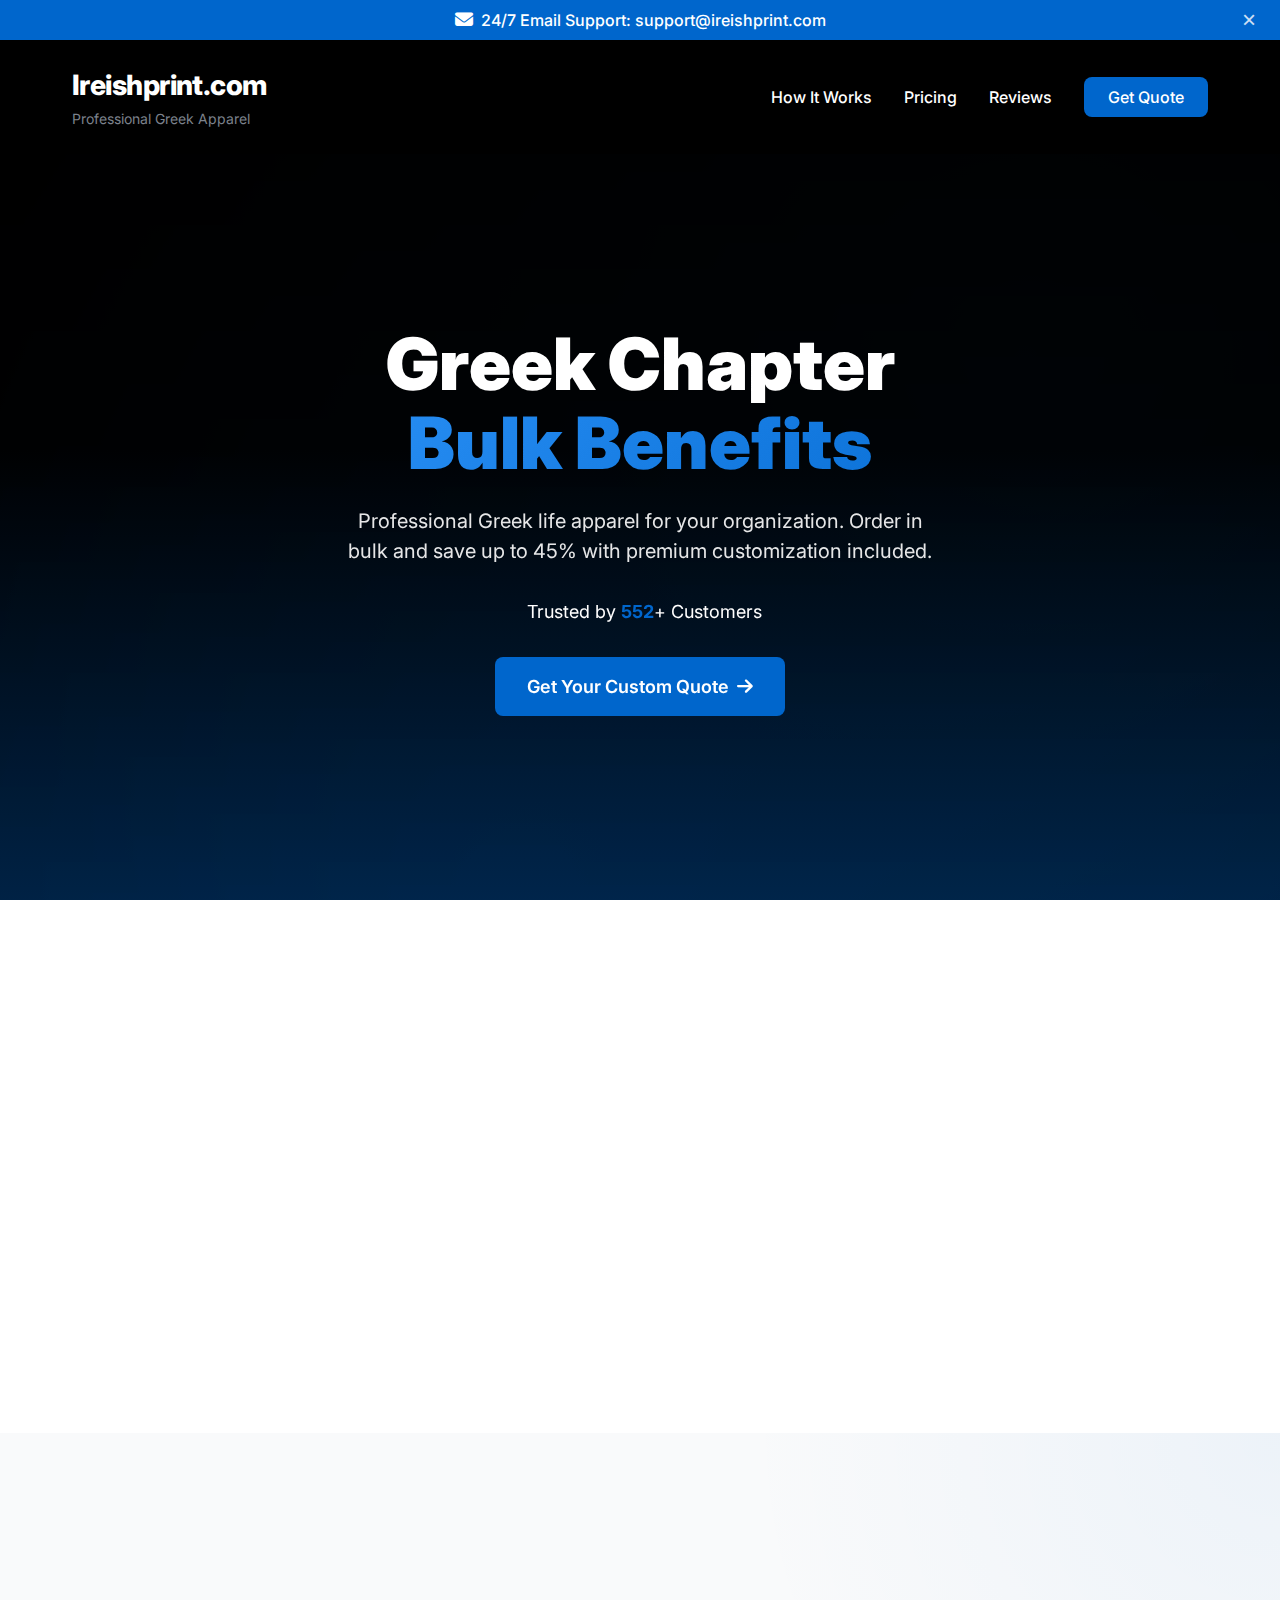
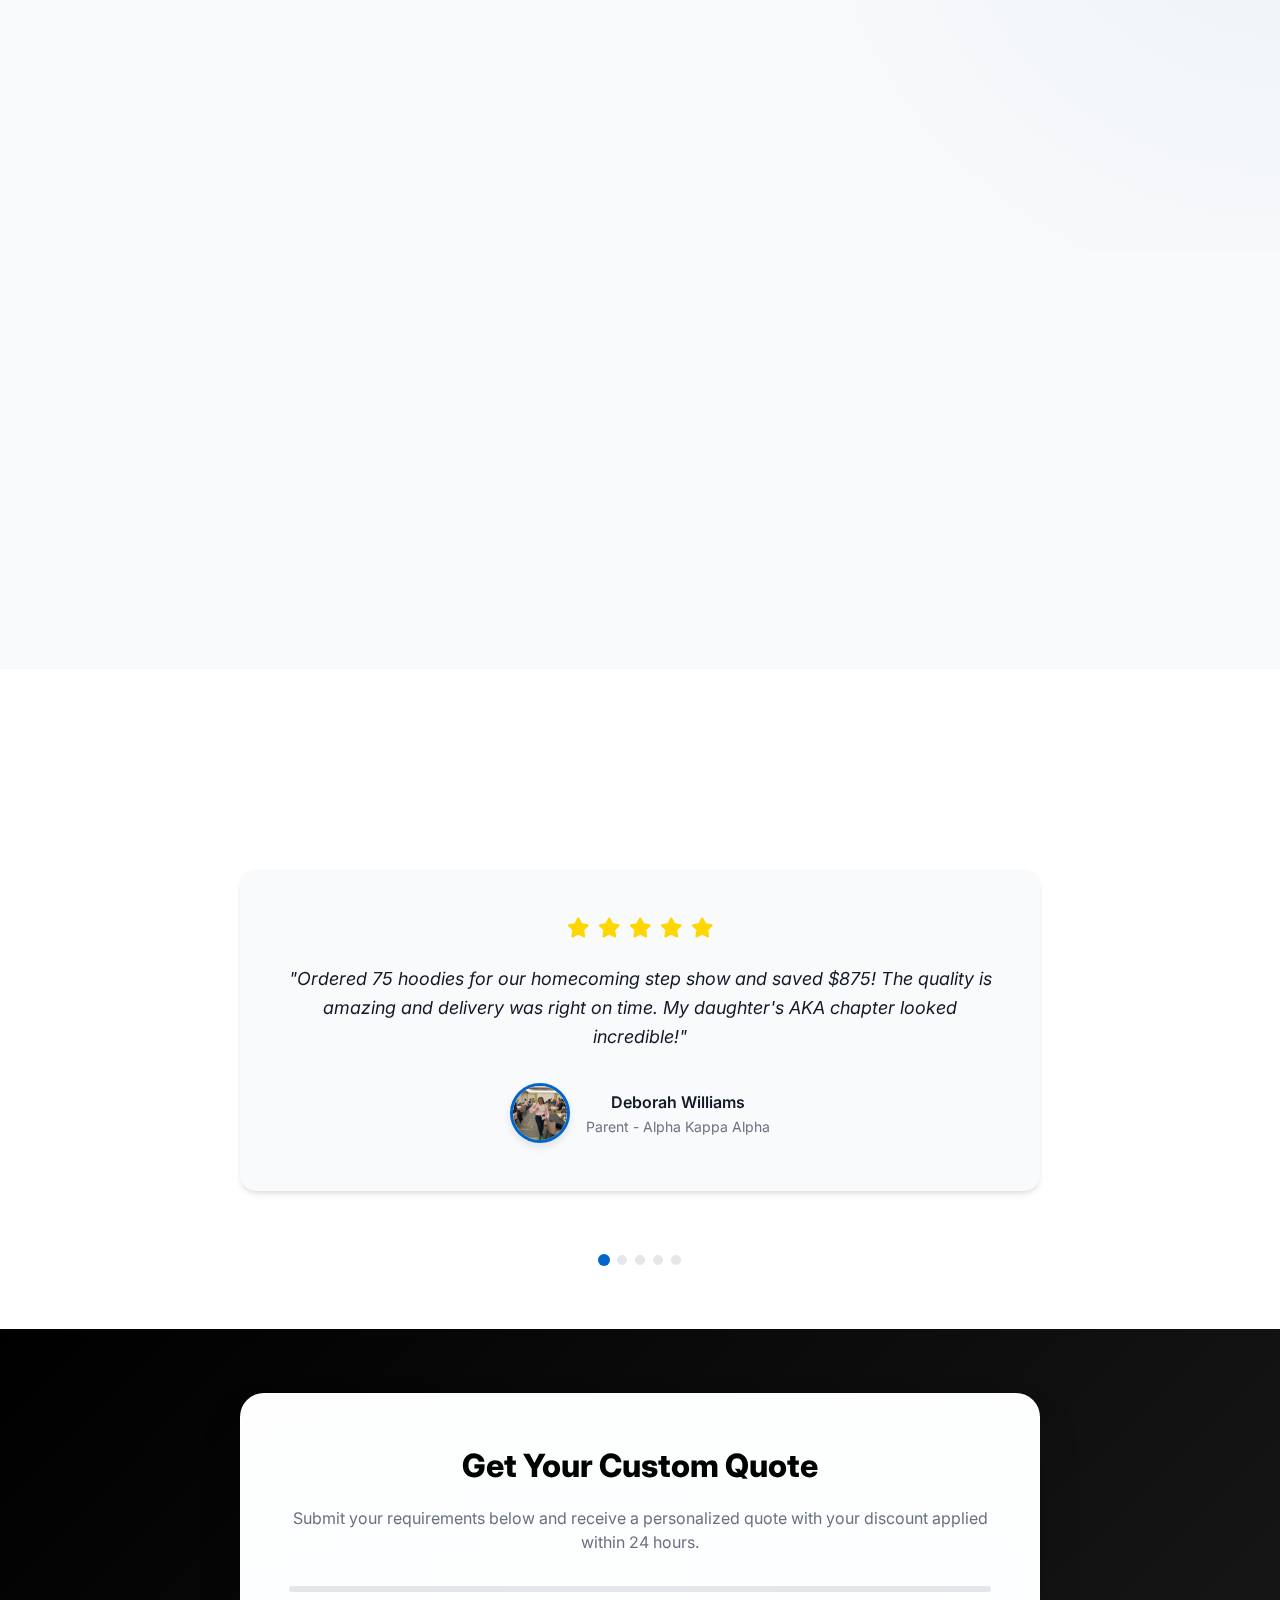
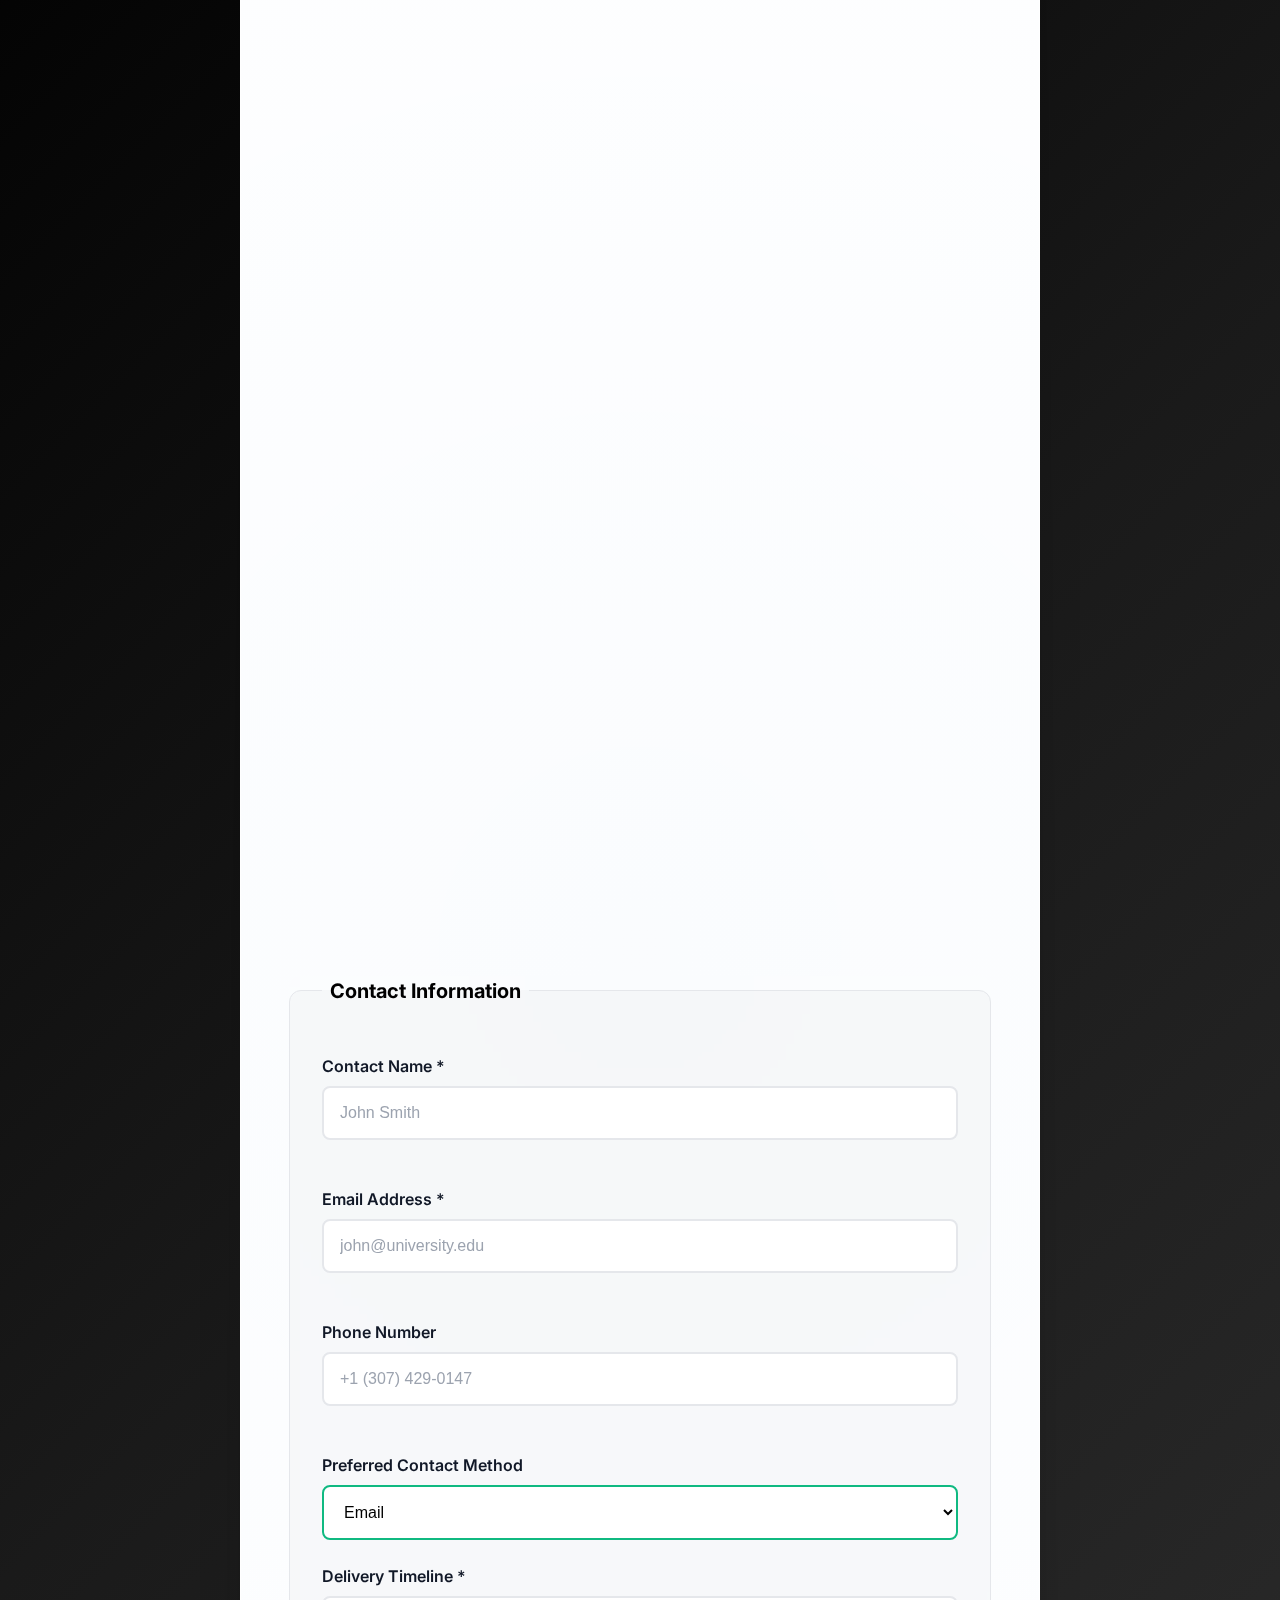
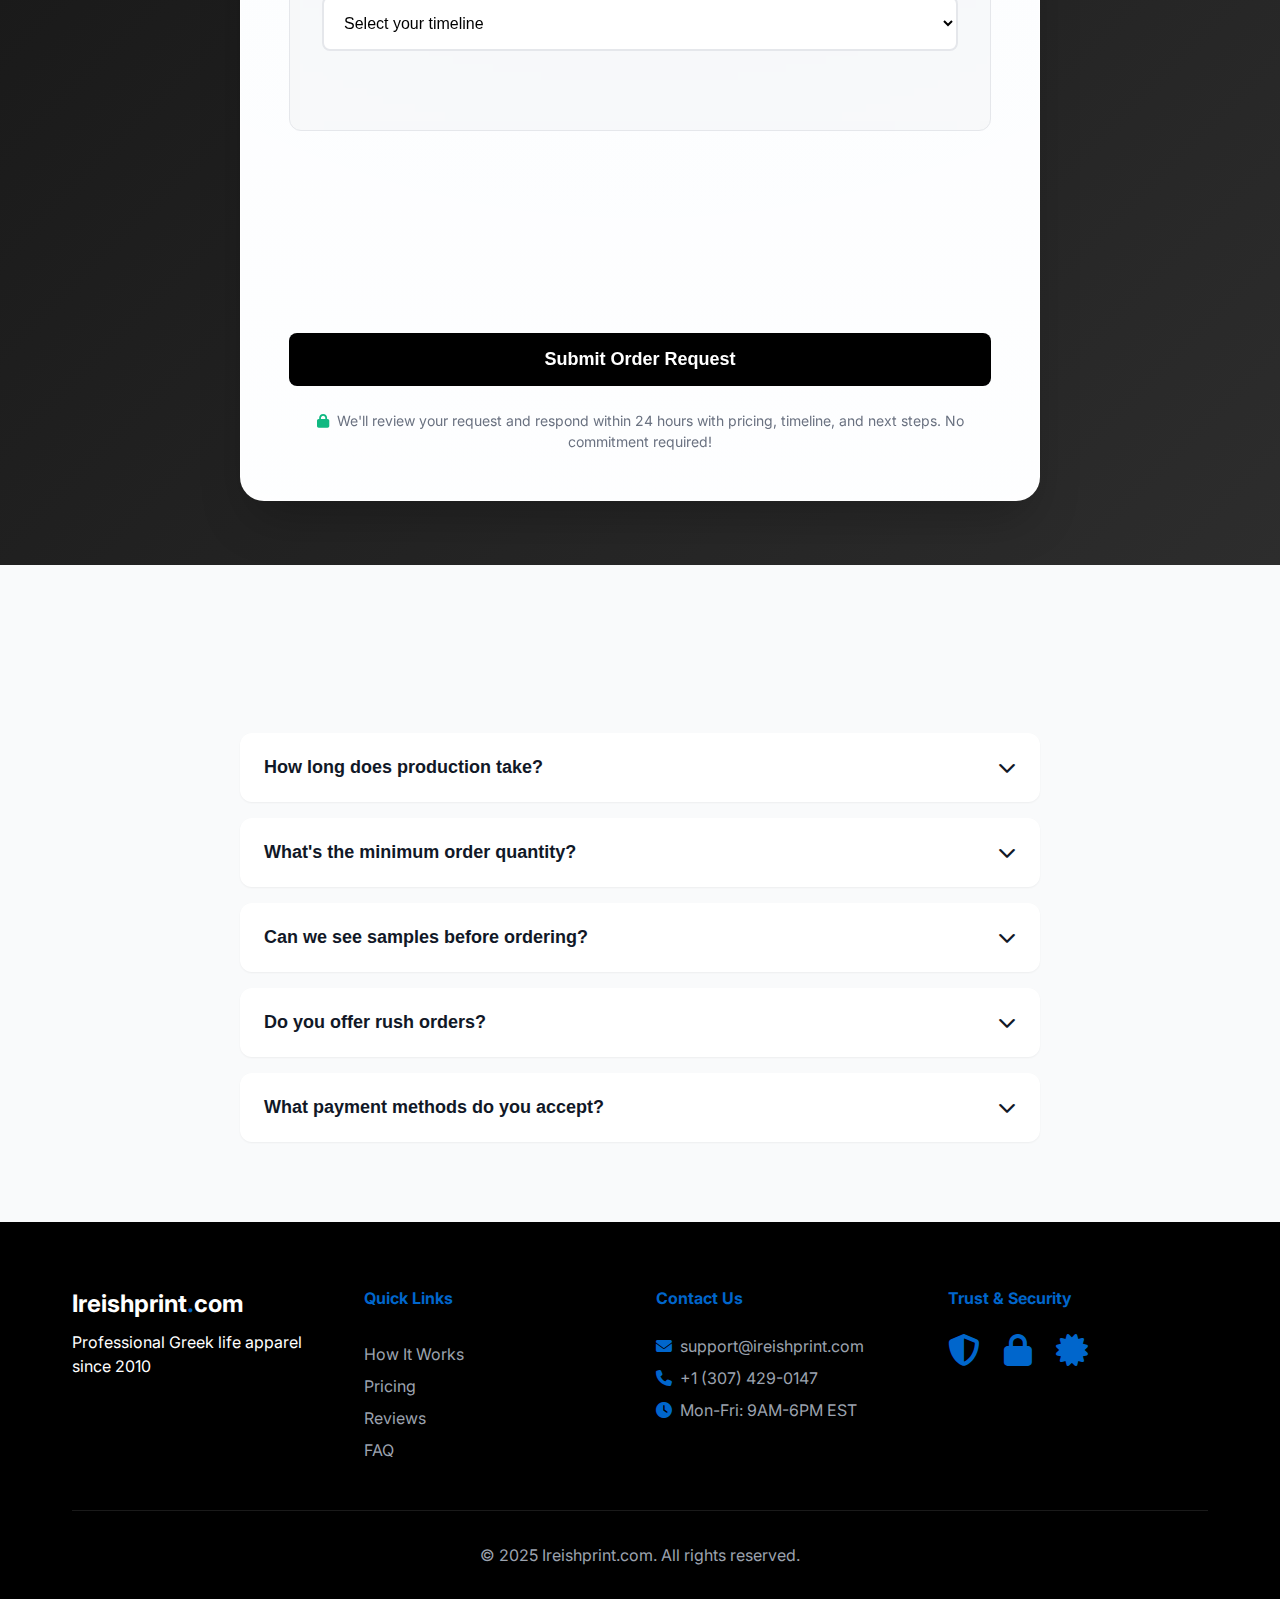
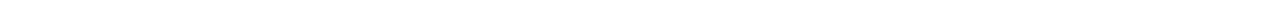
<file: index.html>
<!DOCTYPE html>
<html lang="en">
<head>
    <meta charset="UTF-8">
    <meta name="viewport" content="width=device-width, initial-scale=1.0">
    <meta name="description" content="Professional Greek life apparel for your organization. Order in bulk and save up to 45% with premium customization included. Trusted by 1,500+ customers.">
    <title>Greek Chapter Bulk Benefits - Save up to 45% | Ireishprint.com</title>
    
    <!-- SEO Meta Tags -->
    <meta property="og:title" content="Greek Chapter Bulk Benefits - Save up to 45%">
    <meta property="og:description" content="Professional Greek life apparel with bulk discounts. Order 10+ items and save with free shipping and customization.">
    <meta property="og:type" content="website">
    <meta property="og:url" content="https://ireishprint.com/greek-bulk">
    
    <link rel="icon" type="image/png" href="images/faviocon.png" >
    <!-- Stylesheet -->
    <link rel="stylesheet" href="css/styles.css">
    
    <!-- Fonts -->
    <link rel="preconnect" href="https://fonts.googleapis.com">
    <link rel="preconnect" href="https://fonts.gstatic.com" crossorigin>
    <link href="https://fonts.googleapis.com/css2?family=Inter:wght@400;500;600;700;800;900&family=Playfair+Display:wght@700&display=swap" rel="stylesheet">
    
    <!-- Font Awesome for Icons -->
    <link rel="stylesheet" href="https://cdnjs.cloudflare.com/ajax/libs/font-awesome/6.4.0/css/all.min.css">
</head>
<body>
    <!-- Mobile Menu Button -->
    <button class="mobile-menu-btn" id="mobile-menu-btn" aria-label="Toggle mobile menu" aria-expanded="false">
        <span></span>
        <span></span>
        <span></span>
    </button>

    <!-- Mobile Menu -->
    <nav class="mobile-menu" id="mobile-menu">
        <div class="mobile-menu-content">
            <a href="#hero" class="mobile-menu-link">Home</a>
            <a href="#process" class="mobile-menu-link">How It Works</a>
            <a href="#pricing" class="mobile-menu-link">Pricing</a>
            <a href="#reviews" class="mobile-menu-link">Reviews</a>
            <a href="#quote-form" class="mobile-menu-link">Get Quote</a>
        </div>
    </nav>

    <!-- Header Section -->
    <header class="header">
        <div class="container">
            <div class="header-content">
                <div class="logo">
                    <h2 class="logo-text"><a href="https://ireishprint.com/" style="color: white; text-decoration: none;">Ireishprint.com</a></h2>
                    <span class="tagline">Professional Greek Apparel</span>
                </div>
                <nav class="desktop-nav">
                    <a href="#process" class="nav-link">How It Works</a>
                    <a href="#pricing" class="nav-link">Pricing</a>
                    <a href="#reviews" class="nav-link">Reviews</a>
                    <a href="#quote-form" class="nav-link quote-nav">Get Quote</a>
                </nav>
            </div>
        </div>
    </header>

    <!-- Hero Section -->
    <section class="hero" id="hero">
        <div class="hero-background">
            <div class="hero-particles"></div>
            <div class="hero-gradient"></div>
        </div>
        <div class="container">
            <div class="hero-content">
                <h1 class="hero-title">
                    <span class="title-line">Greek Chapter</span>
                    <span class="title-line gradient-text">Bulk Benefits</span>
                </h1>
                <p class="hero-subtitle">Professional Greek life apparel for your organization. Order in bulk and save up to 45% with premium customization included.</p>
                <div class="trust-counter">
                    <i class="fas fa-shield-check"></i>
                    <span>Trusted by <span class="counter" data-target="1500">0</span>+ Customers</span>
                </div>
                <a href="#quote-form" class="cta-button floating">
                    <span>Get Your Custom Quote</span>
                    <i class="fas fa-arrow-right"></i>
                </a>
            </div>
        </div>
    </section>

    <!-- Process Section -->
    <section class="process-section" id="process">
        <div class="container">
            <h2 class="section-title reveal-text">
                <span>Simple 3-Step Process</span>
            </h2>
            <div class="process-grid">
                <div class="process-step" data-step="1">
                    <div class="step-icon">
                        <i class="fas fa-phone-volume"></i>
                        <div class="icon-bg"></div>
                    </div>
                    <h3>Contact Us</h3>
                    <p class="step-subtitle">Speak with our specialists</p>
                    <p class="step-description">Call or email for personalized consultation</p>
                </div>
                
                <div class="process-step" data-step="2">
                    <div class="step-icon">
                        <i class="fas fa-palette"></i>
                        <div class="icon-bg"></div>
                    </div>
                    <h3>Choose Design</h3>
                    <p class="step-subtitle">Select your apparel</p>
                    <p class="step-description">Professional designs with custom options</p>
                </div>
                
                <div class="process-step" data-step="3">
                    <div class="step-icon">
                        <i class="fas fa-piggy-bank"></i>
                        <div class="icon-bg"></div>
                    </div>
                    <h3>Save Money</h3>
                    <p class="step-subtitle">Automatic bulk discounts</p>
                    <p class="step-description">Up to 45% savings on quantity orders</p>
                </div>
            </div>
        </div>
    </section>

    <!-- Pricing Tiers Section -->
    <section class="pricing-section" id="pricing">
        <div class="container">
            <h2 class="section-title reveal-text">
                <span>Bulk Pricing Tiers</span>
            </h2>
            <p class="section-subtitle">The more you order, the more you save!</p>
            
            <div class="pricing-grid">
                <!-- Tier 1 -->
                <div class="pricing-card" data-tier="1">
                    <div class="card-glow"></div>
                    <div class="discount-badge">30% OFF</div>
                    <h3 class="tier-title">10-24 Items</h3>
                    <div class="savings-amount">Save $150-$360</div>
                    <ul class="features-list">
                        <li><i class="fas fa-check"></i> Free shipping nationwide</li>
                        <li><i class="fas fa-check"></i> Custom Greek letters</li>
                        <li><i class="fas fa-check"></i> Premium support</li>
                        <li><i class="fas fa-check"></i> 1 sample product at low cost</li>
                    </ul>
                    <a href="#quote-form" class="select-tier-btn">
                        <span>Select This Tier</span>
                    </a>
                </div>
                
                <!-- Tier 2 - Most Popular -->
                <div class="pricing-card popular" data-tier="2">
                    <div class="card-glow"></div>
                    <div class="popular-ribbon">
                        <span>MOST POPULAR</span>
                    </div>
                    <div class="discount-badge">35% OFF</div>
                    <h3 class="tier-title">25-49 Items</h3>
                    <div class="savings-amount">Save $440-$860</div>
                    <ul class="features-list">
                        <li><i class="fas fa-check"></i> Free shipping nationwide</li>
                        <li><i class="fas fa-check"></i> Custom Greek letters</li>
                        <li><i class="fas fa-check"></i> Premium support</li>
                        <li><i class="fas fa-check"></i> <strong>FREE sample product</strong></li>
                        <li><i class="fas fa-gift"></i> <strong>FREE socks</strong> (1 pair per item)</li>
                    </ul>
                    <a href="#quote-form" class="select-tier-btn">
                        <span>Select This Tier</span>
                    </a>
                </div>
                
                <!-- Tier 3 -->
                <div class="pricing-card" data-tier="3">
                    <div class="card-glow"></div>
                    <div class="discount-badge">45% OFF</div>
                    <h3 class="tier-title">50+ Items</h3>
                    <div class="savings-amount">Save $1,125+</div>
                    <ul class="features-list">
                        <li><i class="fas fa-check"></i> Free shipping nationwide</li>
                        <li><i class="fas fa-check"></i> Custom Greek letters</li>
                        <li><i class="fas fa-check"></i> Premium support</li>
                        <li><i class="fas fa-check"></i> <strong>FREE sample product</strong></li>
                        <li><i class="fas fa-gift"></i> <strong>FREE phone case OR cap</strong> (1 per item)</li>
                    </ul>
                    <a href="#quote-form" class="select-tier-btn">
                        <span>Select This Tier</span>
                    </a>
                </div>
            </div>
        </div>
    </section>

    <!-- Customer Reviews Section -->
    <section class="reviews-section" id="reviews">
        <div class="container">
            <h2 class="section-title reveal-text">
                <span>What Our Customers Say</span>
            </h2>
            <div class="reviews-carousel">
                <div class="review-card active">
                    <div class="stars" aria-label="5 star rating">
                        <i class="fas fa-star"></i>
                        <i class="fas fa-star"></i>
                        <i class="fas fa-star"></i>
                        <i class="fas fa-star"></i>
                        <i class="fas fa-star"></i>
                    </div>
                    <p class="review-text">"Ordered 75 hoodies for our homecoming step show and saved $875! The quality is amazing and delivery was right on time. My daughter's AKA chapter looked incredible!"</p>
                    <div class="reviewer">
                        <img src="images/Alpha Kappa Alpha.jpg" alt="Deborah Williams" class="reviewer-avatar">
                        <div>
                            <p class="reviewer-name">Deborah Williams</p>
                            <p class="reviewer-org">Parent - Alpha Kappa Alpha</p>
                        </div>
                    </div>
                </div>
                <div class="review-card">
                    <div class="stars" aria-label="5 star rating">
                        <i class="fas fa-star"></i>
                        <i class="fas fa-star"></i>
                        <i class="fas fa-star"></i>
                        <i class="fas fa-star"></i>
                        <i class="fas fa-star"></i>
                    </div>
                    <p class="review-text">"We ordered 50 custom t-shirts for our Delta Sigma Theta rush week. Saved over $650 and got FREE socks for all our new members. Customer service was outstanding!"</p>
                    <div class="reviewer">
                        <img src="images/Delta Sigma Theta.webp" alt="Kayla Johnson" class="reviewer-avatar">
                        <div>
                            <p class="reviewer-name">Kayla Johnson</p>
                            <p class="reviewer-org">Delta Sigma Theta - Event Planner</p>
                        </div>
                    </div>
                </div>
                <div class="review-card">
                    <div class="stars" aria-label="5 star rating">
                        <i class="fas fa-star"></i>
                        <i class="fas fa-star"></i>
                        <i class="fas fa-star"></i>
                        <i class="fas fa-star"></i>
                        <i class="fas fa-star"></i>
                    </div>
                    <p class="review-text">"As chapter advisor, I've worked with many vendors. IreshPrint delivered 100 polos for our Omega Psi Phi alumni reunion. Saved $1,200 and quality exceeded expectations!"</p>
                    <div class="reviewer">
                        <img src="images/omega psi phi.webp" alt="Marcus Thompson" class="reviewer-avatar">
                        <div>
                            <p class="reviewer-name">Marcus Thompson</p>
                            <p class="reviewer-org">Omega Psi Phi - Alumni Advisor</p>
                        </div>
                    </div>
                </div>
                <div class="review-card">
                    <div class="stars" aria-label="5 star rating">
                        <i class="fas fa-star"></i>
                        <i class="fas fa-star"></i>
                        <i class="fas fa-star"></i>
                        <i class="fas fa-star"></i>
                        <i class="fas fa-star"></i>
                    </div>
                    <p class="review-text">"Helped my son's Kappa Alpha Psi chapter order 40 hoodies for their probate. The 35% discount saved us $520! Quick turnaround and excellent embroidery work."</p>
                    <div class="reviewer">
                        <img src="images/Kappa Alpha Psi.webp" alt="Robert Harris Sr." class="reviewer-avatar">
                        <div>
                            <p class="reviewer-name">Robert Harris Sr.</p>
                            <p class="reviewer-org">Parent - Kappa Alpha Psi</p>
                        </div>
                    </div>
                </div>
                <div class="review-card">
                    <div class="stars" aria-label="5 star rating">
                        <i class="fas fa-star"></i>
                        <i class="fas fa-star"></i>
                        <i class="fas fa-star"></i>
                        <i class="fas fa-star"></i>
                        <i class="fas fa-star"></i>
                    </div>
                    <p class="review-text">"Our Zeta Phi Beta chapter ordered 60 custom jackets for winter. The 45% bulk discount was incredible - saved over $1,350! Sisters love the quality and fit."</p>
                    <div class="reviewer">
                        <img src="images/Zeta Phi Beta.jpg" alt="Tiana Brooks" class="reviewer-avatar">
                        <div>
                            <p class="reviewer-name">Tiana Brooks</p>
                            <p class="reviewer-org">Zeta Phi Beta - Treasurer</p>
                        </div>
                    </div>
                </div>
            </div>
            <div class="carousel-dots">
                <span class="dot active" data-slide="0"></span>
                <span class="dot" data-slide="1"></span>
                <span class="dot" data-slide="2"></span>
                <span class="dot" data-slide="3"></span>
                <span class="dot" data-slide="4"></span>
            </div>
        </div>
    </section>

    <!-- Quote Form Section -->
    <section class="quote-section" id="quote-form">
        <div class="container">
            <div class="form-container glass-effect">
                <h2 class="form-title">Get Your Custom Quote</h2>
                <p class="form-subtitle">Submit your requirements below and receive a personalized quote with your discount applied within 24 hours.</p>
                
                <!-- Progress Bar -->
                <div class="form-progress">
                    <div class="progress-bar" id="progress-bar"></div>
                </div>
                
                <form action="https://formspree.io/f/mzzvywvn" method="POST" id="bulk-quote-form" accept-charset="UTF-8">
                    <!-- Honeypot field for spam protection -->
                    <input type="text" name="_gotcha" style="display:none" />
                    
                    <!-- Organization Name -->
                    <div class="form-group fade-in">
                        <label for="organization">Organization/Chapter Name *</label>
                        <input type="text" id="organization" name="organization" placeholder="e.g., Alpha Chi Omega - Delta Chapter" required>
                        <span class="error-message" id="organization-error"></span>
                    </div>
                    
                    <!-- Order Type -->
                    <div class="form-group fade-in">
                        <label>Order Type *</label>
                        <div class="radio-group">
                            <label class="radio-option">
                                <input type="radio" name="order_type" value="existing" required>
                                <div class="radio-content">
                                    <span class="radio-title">Existing Products</span>
                                    <span class="radio-description">Choose from our catalog of pre-designed Greek apparel</span>
                                </div>
                            </label>
                            <label class="radio-option">
                                <input type="radio" name="order_type" value="custom" required>
                                <div class="radio-content">
                                    <span class="radio-title">Custom Design</span>
                                    <span class="radio-description">Work with our designers to create unique apparel for your chapter</span>
                                </div>
                            </label>
                        </div>
                        <span class="error-message"></span>
                    </div>
                    
                    <!-- Dynamic Order Type Content -->
                    <div id="order-type-content" class="fade-in">
                        <!-- Content will be dynamically inserted based on order type selection -->
                    </div>
                    
                    <!-- Product Type -->
                    <div class="form-group fade-in">
                        <label for="product_type">Product Type *</label>
                        <select id="product_type" name="product_type" required>
                            <option value="">Select a product type</option>
                            <option value="tshirts">T-Shirts</option>
                            <option value="hoodies">Hoodies/Sweatshirts</option>
                            <option value="polo">Polo Shirts</option>
                            <option value="tank">Tank Tops</option>
                            <option value="longsleeve">Long Sleeve Shirts</option>
                            <option value="jackets">Jackets</option>
                            <option value="accessories">Accessories (Hats, Bags, etc.)</option>
                            <option value="mixed">Mixed Items</option>
                        </select>
                        <span class="error-message"></span>
                    </div>
                    
                    <!-- Quantity Selection -->
                    <div class="form-group fade-in">
                        <label>Select Quantity Tier *</label>
                        <div class="quantity-tiers">
                            <label class="tier-option">
                                <input type="radio" name="quantity_tier" value="10-24" data-min="10" data-max="24" required>
                                <div class="tier-content">
                                    <span class="tier-range">10-24 Items</span>
                                    <span class="tier-discount">30% OFF</span>
                                </div>
                            </label>
                            <label class="tier-option">
                                <input type="radio" name="quantity_tier" value="25-49" data-min="25" data-max="49" required>
                                <div class="tier-content">
                                    <span class="tier-range">25-49 Items</span>
                                    <span class="tier-discount">35% OFF</span>
                                </div>
                            </label>
                            <label class="tier-option">
                                <input type="radio" name="quantity_tier" value="50+" data-min="50" required>
                                <div class="tier-content">
                                    <span class="tier-range">50+ Items</span>
                                    <span class="tier-discount">45% OFF</span>
                                </div>
                            </label>
                        </div>
                        <span class="error-message"></span>
                    </div>
                    
                    <!-- Size Selection -->
                    <!-- <div class="form-group size-selection fade-in">
                        <label>Size Distribution *</label>
                        <div class="size-chart">
                            <div class="size-option">
                                <input type="checkbox" id="size-xs" name="sizes" value="XS">
                                <label for="size-xs">XS</label>
                                <input type="number" name="quantity_xs" min="0" placeholder="0" class="size-quantity">
                            </div>
                            <div class="size-option">
                                <input type="checkbox" id="size-s" name="sizes" value="S">
                                <label for="size-s">S</label>
                                <input type="number" name="quantity_s" min="0" placeholder="0" class="size-quantity">
                            </div>
                            <div class="size-option">
                                <input type="checkbox" id="size-m" name="sizes" value="M">
                                <label for="size-m">M</label>
                                <input type="number" name="quantity_m" min="0" placeholder="0" class="size-quantity">
                            </div>
                            <div class="size-option">
                                <input type="checkbox" id="size-l" name="sizes" value="L">
                                <label for="size-l">L</label>
                                <input type="number" name="quantity_l" min="0" placeholder="0" class="size-quantity">
                            </div>
                            <div class="size-option">
                                <input type="checkbox" id="size-xl" name="sizes" value="XL">
                                <label for="size-xl">XL</label>
                                <input type="number" name="quantity_xl" min="0" placeholder="0" class="size-quantity">
                            </div>
                            <div class="size-option">
                                <input type="checkbox" id="size-xxl" name="sizes" value="XXL">
                                <label for="size-xxl">XXL</label>
                                <input type="number" name="quantity_xxl" min="0" placeholder="0" class="size-quantity">
                            </div>
                            <div class="size-option">
                                <input type="checkbox" id="size-xxxl" name="sizes" value="XXXL">
                                <label for="size-xxxl">XXXL</label>
                                <input type="number" name="quantity_xxxl" min="0" placeholder="0" class="size-quantity">
                            </div>
                        </div>
                        <div class="total-quantity">
                            Total Items: <span id="total-items">0</span>
                        </div>
                        <span class="error-message"></span>
                    </div> -->
                    
                    <!-- Contact Information -->
                    <fieldset class="contact-info glass-effect fade-in">
                        <legend>Contact Information</legend>
                        
                        <div class="form-group">
                            <label for="name">Contact Name *</label>
                            <input type="text" id="name" name="name" placeholder="John Smith" required>
                            <span class="error-message"></span>
                        </div>
                        
                        <div class="form-group">
                            <label for="email">Email Address *</label>
                            <input type="email" id="email" name="email" placeholder="john@university.edu" required>
                            <span class="error-message"></span>
                        </div>
                        
                        <div class="form-group">
                            <label for="phone">Phone Number</label>
                            <input type="tel" id="phone" name="phone" placeholder="+1 (307) 429-0147">
                            <span class="error-message"></span>
                        </div>
                        
                        <div class="form-group">
                            <label for="contact_method">Preferred Contact Method</label>
                            <select id="contact_method" name="contact_method">
                                <option value="email">Email</option>
                                <option value="phone">Phone</option>
                                <option value="text">Text Message</option>
                            </select>
                        </div>
                        
                        <div class="form-group">
                            <label for="delivery_timeline">Delivery Timeline *</label>
                            <select id="delivery_timeline" name="delivery_timeline" required>
                                <option value="">Select your timeline</option>
                                <option value="rush">ASAP - Rush Order (3-5 business days)</option>
                                <option value="standard">Standard - 1-2 weeks</option>
                                <option value="extended">Extended - 3-4 weeks</option>
                                <option value="flexible">Flexible - No rush needed</option>
                            </select>
                            <span class="error-message"></span>
                        </div>
                    </fieldset>
                    
                    <!-- Additional Comments -->
                    <div class="form-group fade-in">
                        <label for="comments">Additional Comments</label>
                        <textarea id="comments" name="comments" rows="4" placeholder="Tell us more about your order requirements, design ideas, or timeline..."></textarea>
                    </div>
                    
                    <!-- Submit Button -->
                    <button type="submit" class="submit-button">
                        <span class="button-text">Submit Order Request</span>
                        <div class="loading-spinner"></div>
                    </button>
                    
                    <p class="form-footer">
                        <i class="fas fa-lock"></i> We'll review your request and respond within 24 hours with pricing, timeline, and next steps. No commitment required!
                    </p>
                </form>
            </div>
        </div>
    </section>

    <!-- FAQ Section -->
    <section class="faq-section" id="faq">
        <div class="container">
            <h2 class="section-title reveal-text">
                <span>Frequently Asked Questions</span>
            </h2>
            <div class="faq-container">
                <div class="faq-item">
                    <button class="faq-question">
                        <span>How long does production take?</span>
                        <i class="fas fa-chevron-down"></i>
                    </button>
                    <div class="faq-answer">
                        <p>Standard production time is 7-10 business days after design approval. Rush orders are available for an additional fee and can be completed in as little as 3-5 business days.</p>
                    </div>
                </div>
                <div class="faq-item">
                    <button class="faq-question">
                        <span>What's the minimum order quantity?</span>
                        <i class="fas fa-chevron-down"></i>
                    </button>
                    <div class="faq-answer">
                        <p>Our minimum order quantity is 10 items to qualify for bulk pricing. The more you order, the bigger your discount!</p>
                    </div>
                </div>
                <div class="faq-item">
                    <button class="faq-question">
                        <span>Can we see samples before ordering?</span>
                        <i class="fas fa-chevron-down"></i>
                    </button>
                    <div class="faq-answer">
                        <p>Yes! For orders of 25+ items, we provide a FREE sample. For smaller orders, samples are available at a reduced cost that can be credited toward your final order.</p>
                    </div>
                </div>
                <div class="faq-item">
                    <button class="faq-question">
                        <span>Do you offer rush orders?</span>
                        <i class="fas fa-chevron-down"></i>
                    </button>
                    <div class="faq-answer">
                        <p>Absolutely! We understand last-minute needs and offer rush production for urgent orders. Contact us for rush pricing and availability.</p>
                    </div>
                </div>
                <div class="faq-item">
                    <button class="faq-question">
                        <span>What payment methods do you accept?</span>
                        <i class="fas fa-chevron-down"></i>
                    </button>
                    <div class="faq-answer">
                        <p>We accept all major credit cards, PayPal, bank transfers, and purchase orders from recognized organizations. Payment terms are available for qualified chapters.</p>
                    </div>
                </div>
            </div>
        </div>
    </section>

    <!-- Footer -->
    <footer class="footer">
        <div class="container">
            <div class="footer-content">
                <div class="footer-logo">
                    <h3>Ireishprint<span class="logo-dot">.</span>com</h3>
                    <p>Professional Greek life apparel since 2010</p>
                </div>
                <div class="footer-links">
                    <h4>Quick Links</h4>
                    <a href="#process">How It Works</a>
                    <a href="#pricing">Pricing</a>
                    <a href="#reviews">Reviews</a>
                    <a href="#faq">FAQ</a>
                </div>
                <div class="footer-contact">
                    <h4>Contact Us</h4>
                    <p><i class="fas fa-envelope"></i> support@ireishprint.com</p>
                    <p><i class="fas fa-phone"></i> +1 (307) 429-0147</p>
                    <p><i class="fas fa-clock"></i> Mon-Fri: 9AM-6PM EST</p>
                </div>
                <div class="footer-trust">
                    <h4>Trust & Security</h4>
                    <div class="trust-badges">
                        <i class="fas fa-shield-alt"></i>
                        <i class="fas fa-lock"></i>
                        <i class="fas fa-certificate"></i>
                    </div>
                </div>
            </div>
            <div class="footer-bottom">
                <p>&copy; 2025 Ireishprint.com. All rights reserved.</p>
            </div>
        </div>
    </footer>

    <!-- Floating Action Button -->
    <a href="#quote-form" class="floating-action-btn" id="fab">
        <i class="fas fa-comment-dots"></i>
        <span>Get Quote</span>
    </a>

    <!-- Social Proof Notifications -->
    <div class="social-proof" id="social-proof"></div>

    <!-- 24/7 Email Support Banner -->
    <div class="email-support-banner" id="email-support-banner">
        <i class="fas fa-envelope"></i>
        <span>24/7 Email Support: support@ireishprint.com</span>
        <button class="banner-close" id="banner-close">&times;</button>
    </div>

    <!-- Hidden iframe for form submission fallback -->
    <iframe name="hidden_iframe" id="hidden_iframe" style="display:none;"></iframe>
    
    <!-- JavaScript -->
    <script src="js/script.js"></script>
</body>
</html>
</file>
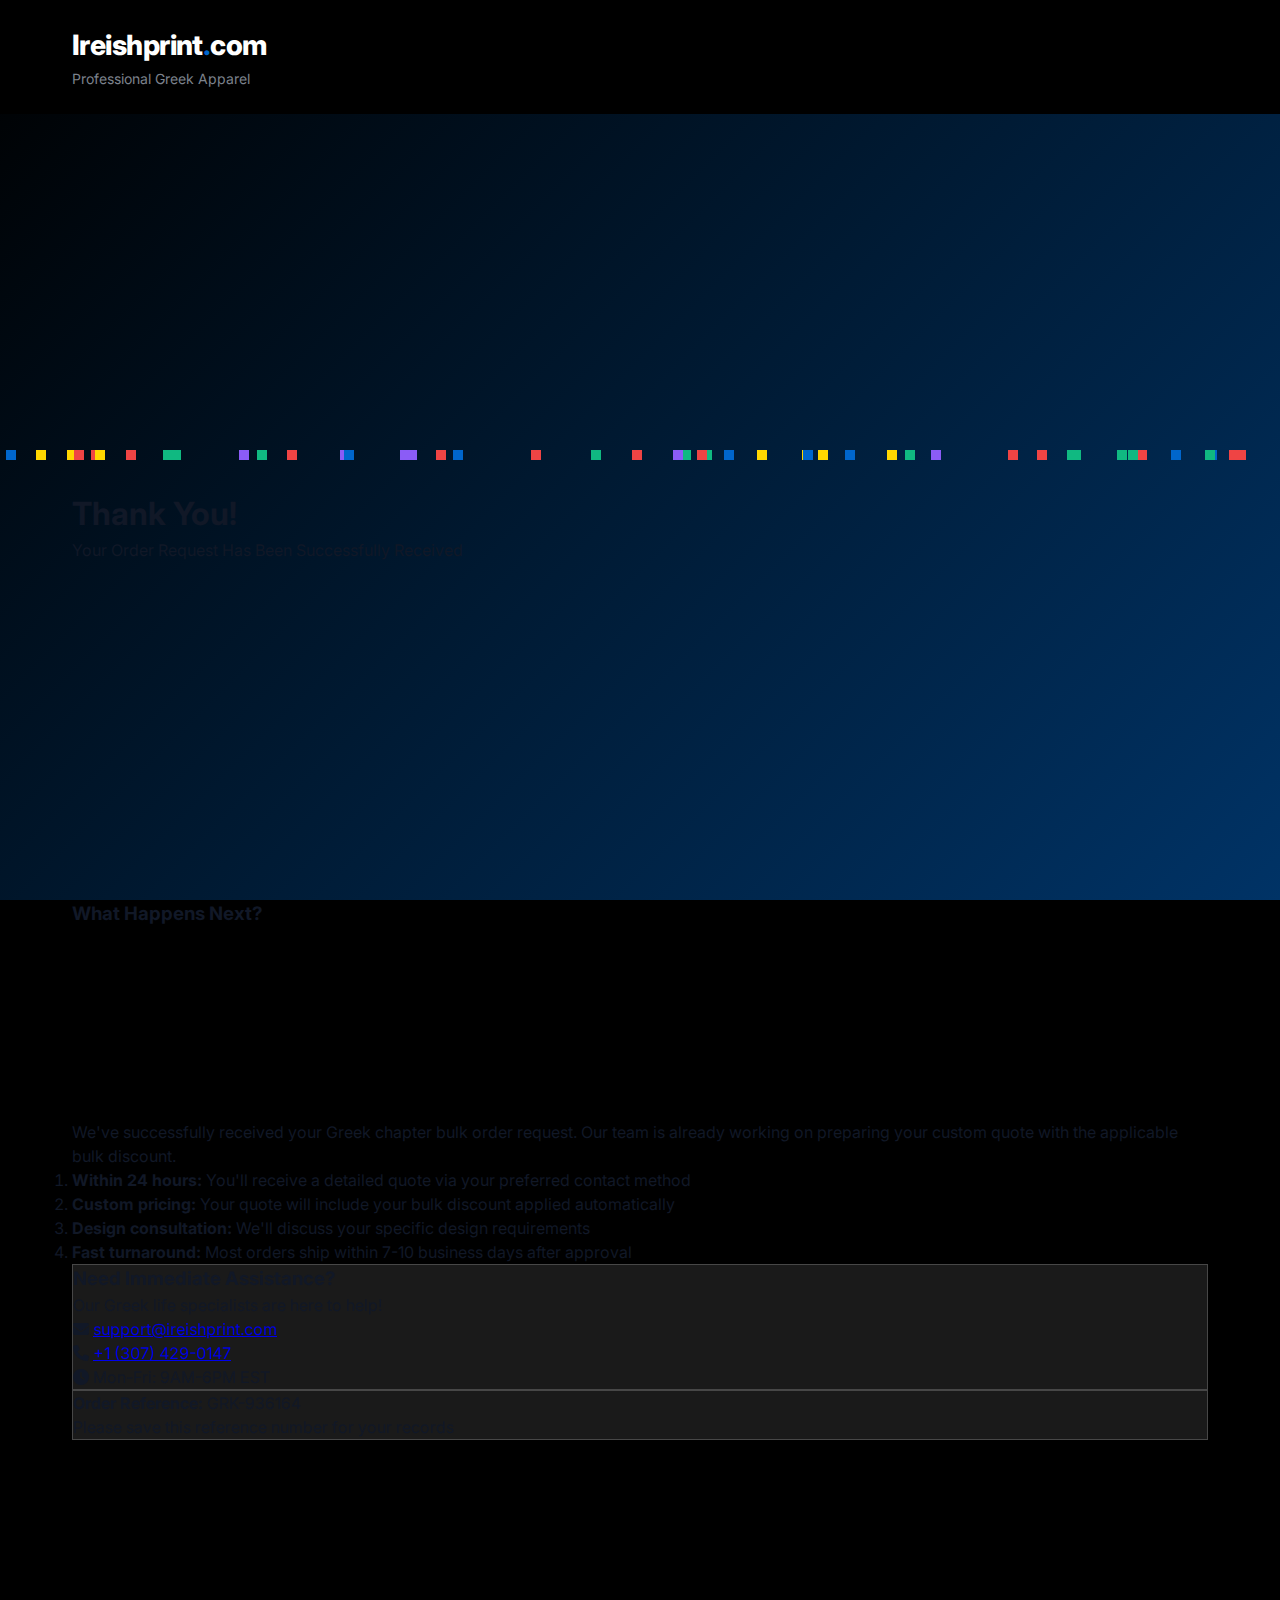
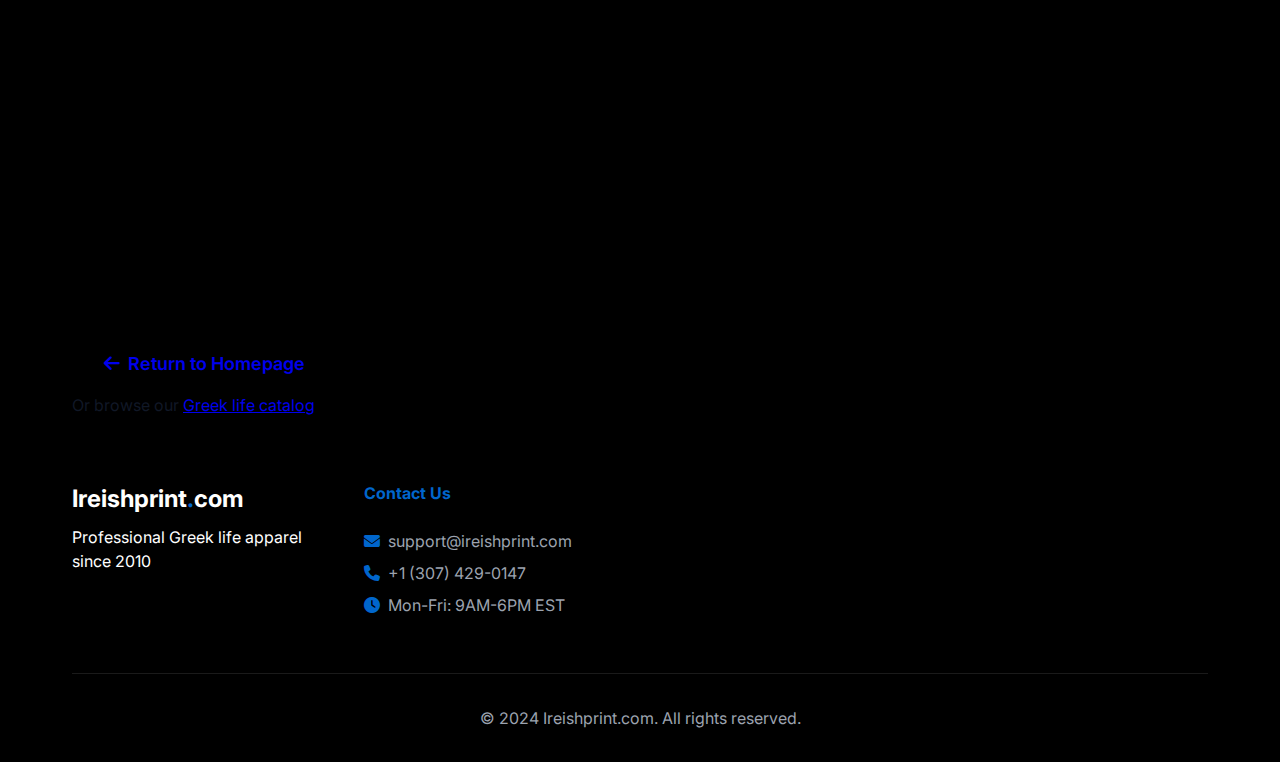
<file: thank-you-old.html>
<!DOCTYPE html>
<html lang="en">
<head>
    <meta charset="UTF-8">
    <meta name="viewport" content="width=device-width, initial-scale=1.0">
    <meta name="description" content="Thank you for your Greek chapter bulk order request. We'll respond within 24 hours with your custom quote.">
    <title>Thank You - Order Request Received | Ireishprint.com</title>
    
    <!-- SEO Meta Tags -->
    <meta property="og:title" content="Thank You - Greek Chapter Order Request Received">
    <meta property="og:description" content="Your bulk order request has been received. We'll respond within 24 hours with your custom quote.">
    <meta property="og:type" content="website">
    <meta name="robots" content="noindex, nofollow">
    
    <!-- Stylesheet -->
    <link rel="stylesheet" href="css/styles.css">
    
    <!-- Fonts -->
    <link rel="preconnect" href="https://fonts.googleapis.com">
    <link rel="preconnect" href="https://fonts.gstatic.com" crossorigin>
    <link href="https://fonts.googleapis.com/css2?family=Inter:wght@300;400;500;600;700;800;900&family=Playfair+Display:wght@700;900&display=swap" rel="stylesheet">
    
    <!-- Font Awesome for Icons -->
    <link rel="stylesheet" href="https://cdnjs.cloudflare.com/ajax/libs/font-awesome/6.4.0/css/all.min.css">
    
    <style>
        /* Premium Thank You Page Styles */
        :root {
            --gradient-primary: linear-gradient(135deg, #000000 0%, #001a33 50%, #003366 100%);
            --gradient-secondary: linear-gradient(180deg, rgba(0,0,0,0.95) 0%, rgba(0,51,102,0.9) 100%);
            --gradient-accent: linear-gradient(135deg, #0066CC 0%, #004499 100%);
            --shadow-premium: 0 20px 40px rgba(0, 0, 0, 0.3);
            --animation-duration: 0.8s;
        }
        
        body {
            margin: 0;
            overflow-x: hidden;
            background: #000;
        }
        
        /* Premium Hero Section */
        .thank-you-hero {
            background: var(--gradient-primary);
            min-height: 100vh;
            display: flex;
            align-items: center;
            justify-content: center;
            position: relative;
            overflow: hidden;
        }
        
        .confetti {
            position: absolute;
            width: 10px;
            height: 10px;
            background: var(--primary-blue);
            animation: fall linear infinite;
        }
        
        @keyframes fall {
            to {
                transform: translateY(100vh) rotate(360deg);
            }
        }
        
        .success-checkmark {
            width: 120px;
            height: 120px;
            margin: 0 auto var(--spacing-xl);
            position: relative;
        }
        
        .checkmark-circle {
            stroke-dasharray: 166;
            stroke-dashoffset: 166;
            stroke-width: 3;
            stroke: var(--success-green);
            fill: none;
            animation: stroke 0.6s cubic-bezier(0.65, 0, 0.45, 1) forwards;
        }
        
        .checkmark-check {
            transform-origin: 50% 50%;
            stroke-dasharray: 48;
            stroke-dashoffset: 48;
            stroke: var(--success-green);
            fill: none;
            animation: stroke 0.3s cubic-bezier(0.65, 0, 0.45, 1) 0.8s forwards;
        }
        
        @keyframes stroke {
            100% {
                stroke-dashoffset: 0;
            }
        }
        
        .timeline-visualization {
            display: flex;
            justify-content: space-between;
            align-items: center;
            margin: var(--spacing-2xl) 0;
            position: relative;
        }
        
        .timeline-step {
            flex: 1;
            text-align: center;
            position: relative;
            opacity: 0;
            animation: fadeInUp 0.6s ease forwards;
        }
        
        .timeline-step:nth-child(1) { animation-delay: 0.2s; }
        .timeline-step:nth-child(2) { animation-delay: 0.4s; }
        .timeline-step:nth-child(3) { animation-delay: 0.6s; }
        .timeline-step:nth-child(4) { animation-delay: 0.8s; }
        
        .timeline-step::before {
            content: '';
            position: absolute;
            top: 20px;
            left: 50%;
            width: 100%;
            height: 2px;
            background: var(--border-color);
            z-index: -1;
        }
        
        .timeline-step:last-child::before {
            display: none;
        }
        
        .timeline-icon {
            width: 40px;
            height: 40px;
            background: var(--white);
            border: 3px solid var(--primary-blue);
            border-radius: 50%;
            margin: 0 auto var(--spacing-sm);
            display: flex;
            align-items: center;
            justify-content: center;
            font-size: 1.2rem;
            color: var(--primary-blue);
        }
        
        .timeline-step.active .timeline-icon {
            background: var(--primary-blue);
            color: var(--white);
            animation: pulse 2s ease-in-out infinite;
        }
        
        .order-summary {
            background: var(--background-light);
            padding: var(--spacing-xl);
            border-radius: var(--radius-lg);
            margin-bottom: var(--spacing-xl);
            border-left: 4px solid var(--primary-blue);
            opacity: 0;
            animation: fadeInUp 0.8s ease 1s forwards;
        }
        
        .summary-item {
            display: flex;
            justify-content: space-between;
            padding: var(--spacing-sm) 0;
            border-bottom: 1px solid var(--border-color);
        }
        
        .summary-item:last-child {
            border-bottom: none;
        }
        
        .progress-ring {
            transform: rotate(-90deg);
        }
        
        .progress-ring-circle {
            stroke-dasharray: 314;
            stroke-dashoffset: 314;
            animation: progressAnimation 2s ease-out forwards;
        }
        
        @keyframes progressAnimation {
            to {
                stroke-dashoffset: 0;
            }
        }
        
        @media (max-width: 768px) {
            .timeline-visualization {
                flex-direction: column;
                gap: var(--spacing-lg);
            }
            
            .timeline-step::before {
                display: none;
            }
        }
    </style>
</head>
<body>
    <!-- Header Section -->
    <header class="header">
        <div class="container">
            <div class="header-content">
                <div class="logo">
                    <h2 class="logo-text">Ireishprint<span class="logo-dot">.</span>com</h2>
                    <span class="tagline">Professional Greek Apparel</span>
                </div>
            </div>
        </div>
    </header>

    <!-- Thank You Hero Section -->
    <section class="thank-you-hero">
        <div id="confetti-container"></div>
        <div class="container">
            <div class="thank-you-content">
                <!-- Animated Success Checkmark -->
                <div class="success-checkmark">
                    <svg viewBox="0 0 52 52">
                        <circle class="checkmark-circle" cx="26" cy="26" r="25"/>
                        <path class="checkmark-check" d="M14.1 27.2l7.1 7.2 16.7-16.8"/>
                    </svg>
                </div>
                
                <h1 class="thank-you-title">Thank You!</h1>
                <p class="thank-you-subtitle">Your Order Request Has Been Successfully Received</p>
            </div>
        </div>
    </section>

    <!-- Main Content Section -->
    <section class="thank-you-section">
        <div class="container">
            <!-- Order Summary (if data available) -->
            <div class="order-summary" id="order-summary" style="display: none;">
                <h3>Order Summary</h3>
                <div class="summary-item">
                    <span>Organization:</span>
                    <strong id="summary-org"></strong>
                </div>
                <div class="summary-item">
                    <span>Order Type:</span>
                    <strong id="summary-type"></strong>
                </div>
                <div class="summary-item">
                    <span>Product:</span>
                    <strong id="summary-product"></strong>
                </div>
                <div class="summary-item">
                    <span>Total Items:</span>
                    <strong id="summary-items"></strong>
                </div>
                <div class="summary-item">
                    <span>Contact:</span>
                    <strong id="summary-contact"></strong>
                </div>
            </div>
            
            <!-- Timeline Visualization -->
            <div class="timeline-box">
                <h3>What Happens Next?</h3>
                <div class="timeline-visualization">
                    <div class="timeline-step active">
                        <div class="timeline-icon">
                            <i class="fas fa-check"></i>
                        </div>
                        <h4>Request Received</h4>
                        <p>Just now</p>
                    </div>
                    <div class="timeline-step">
                        <div class="timeline-icon">
                            <i class="fas fa-calculator"></i>
                        </div>
                        <h4>Quote Preparation</h4>
                        <p>Within 24 hours</p>
                    </div>
                    <div class="timeline-step">
                        <div class="timeline-icon">
                            <i class="fas fa-envelope"></i>
                        </div>
                        <h4>Quote Sent</h4>
                        <p>Via your preferred method</p>
                    </div>
                    <div class="timeline-step">
                        <div class="timeline-icon">
                            <i class="fas fa-truck"></i>
                        </div>
                        <h4>Order Fulfillment</h4>
                        <p>7-10 business days</p>
                    </div>
                </div>
                
                <div class="confirmation-message">
                    <p>We've successfully received your Greek chapter bulk order request. Our team is already working on preparing your custom quote with the applicable bulk discount.</p>
                    
                    <ol class="timeline-steps">
                        <li><strong>Within 24 hours:</strong> You'll receive a detailed quote via your preferred contact method</li>
                        <li><strong>Custom pricing:</strong> Your quote will include your bulk discount applied automatically</li>
                        <li><strong>Design consultation:</strong> We'll discuss your specific design requirements</li>
                        <li><strong>Fast turnaround:</strong> Most orders ship within 7-10 business days after approval</li>
                    </ol>
                </div>
            </div>
            
            <!-- Contact Information -->
            <div class="contact-box glass-effect">
                <h3>Need Immediate Assistance?</h3>
                <p>Our Greek life specialists are here to help!</p>
                <div class="contact-methods">
                    <div class="contact-method">
                        <i class="fas fa-envelope"></i>
                        <a href="mailto:support@ireishprint.com">support@ireishprint.com</a>
                    </div>
                    <div class="contact-method">
                        <i class="fas fa-phone"></i>
                        <a href="tel:+13074290147">+1 (307) 429-0147</a>
                    </div>
                    <div class="contact-method">
                        <i class="fas fa-clock"></i>
                        <span>Mon-Fri: 9AM-6PM EST</span>
                    </div>
                </div>
            </div>
            
            <!-- Order Reference -->
            <div class="order-reference glass-effect">
                <p><strong>Order Reference:</strong> <span id="order-ref"></span></p>
                <p class="reference-note">Please save this reference number for your records</p>
            </div>
            
            <!-- Additional Resources -->
            <div class="resources-section">
                <h3>While You Wait...</h3>
                <div class="resource-cards">
                    <div class="resource-card">
                        <i class="fas fa-palette"></i>
                        <h4>Browse Design Ideas</h4>
                        <p>Get inspired by our gallery of Greek apparel designs</p>
                        <a href="#" class="resource-link">View Gallery →</a>
                    </div>
                    <div class="resource-card">
                        <i class="fas fa-book-open"></i>
                        <h4>Style Guide</h4>
                        <p>Learn about fabric options and customization possibilities</p>
                        <a href="#" class="resource-link">Read Guide →</a>
                    </div>
                    <div class="resource-card">
                        <i class="fas fa-users"></i>
                        <h4>Customer Stories</h4>
                        <p>See how other chapters customized their apparel</p>
                        <a href="#" class="resource-link">View Stories →</a>
                    </div>
                </div>
            </div>
            
            <!-- Call to Action -->
            <div class="cta-section">
                <a href="index.html" class="return-button">
                    <i class="fas fa-arrow-left"></i>
                    <span>Return to Homepage</span>
                </a>
                <p class="cta-text">Or browse our <a href="#" class="text-link">Greek life catalog</a></p>
            </div>
        </div>
    </section>

    <!-- Footer -->
    <footer class="footer">
        <div class="container">
            <div class="footer-content">
                <div class="footer-logo">
                    <h3>Ireishprint<span class="logo-dot">.</span>com</h3>
                    <p>Professional Greek life apparel since 2010</p>
                </div>
                <div class="footer-contact">
                    <h4>Contact Us</h4>
                    <p><i class="fas fa-envelope"></i> support@ireishprint.com</p>
                    <p><i class="fas fa-phone"></i> +1 (307) 429-0147</p>
                    <p><i class="fas fa-clock"></i> Mon-Fri: 9AM-6PM EST</p>
                </div>
            </div>
            <div class="footer-bottom">
                <p>&copy; 2024 Ireishprint.com. All rights reserved.</p>
            </div>
        </div>
    </footer>

    <script>
        // Generate order reference number
        document.addEventListener('DOMContentLoaded', function() {
            // Generate reference
            const orderRef = 'GRK-' + Date.now().toString().slice(-6);
            document.getElementById('order-ref').textContent = orderRef;
            
            // Retrieve order data from localStorage
            const orderData = localStorage.getItem('orderData');
            if (orderData) {
                const data = JSON.parse(orderData);
                const summaryEl = document.getElementById('order-summary');
                
                // Populate summary
                document.getElementById('summary-org').textContent = data.organization || 'N/A';
                document.getElementById('summary-type').textContent = 
                    data.orderType === 'existing' ? 'Existing Products' : 'Custom Design';
                document.getElementById('summary-product').textContent = 
                    data.productType ? data.productType.replace(/([A-Z])/g, ' $1').trim() : 'N/A';
                document.getElementById('summary-items').textContent = data.totalItems || '0';
                document.getElementById('summary-contact').textContent = data.name || 'N/A';
                
                summaryEl.style.display = 'block';
                
                // Clear data after displaying
                localStorage.removeItem('orderData');
            }
            
            // Confetti animation
            function createConfetti() {
                const colors = ['#0066CC', '#10B981', '#FFD700', '#EF4444', '#8B5CF6'];
                const confettiContainer = document.getElementById('confetti-container');
                
                for (let i = 0; i < 50; i++) {
                    const confetti = document.createElement('div');
                    confetti.className = 'confetti';
                    confetti.style.left = Math.random() * 100 + '%';
                    confetti.style.backgroundColor = colors[Math.floor(Math.random() * colors.length)];
                    confetti.style.animationDuration = (Math.random() * 3 + 2) + 's';
                    confetti.style.animationDelay = Math.random() * 2 + 's';
                    confettiContainer.appendChild(confetti);
                }
                
                // Remove confetti after animation
                setTimeout(() => {
                    confettiContainer.innerHTML = '';
                }, 5000);
            }
            
            createConfetti();
            
            // Add CSS for resource cards
            const style = document.createElement('style');
            style.textContent = `
                .resources-section {
                    margin: var(--spacing-3xl) 0;
                    text-align: center;
                }
                
                .resources-section h3 {
                    font-size: 2rem;
                    margin-bottom: var(--spacing-2xl);
                    color: var(--primary-black);
                }
                
                .resource-cards {
                    display: grid;
                    grid-template-columns: repeat(auto-fit, minmax(250px, 1fr));
                    gap: var(--spacing-xl);
                    margin-top: var(--spacing-xl);
                }
                
                .resource-card {
                    background: var(--white);
                    padding: var(--spacing-xl);
                    border-radius: var(--radius-lg);
                    box-shadow: var(--shadow-md);
                    transition: all var(--transition-base);
                    opacity: 0;
                    animation: fadeInUp 0.6s ease forwards;
                }
                
                .resource-card:nth-child(1) { animation-delay: 0.2s; }
                .resource-card:nth-child(2) { animation-delay: 0.4s; }
                .resource-card:nth-child(3) { animation-delay: 0.6s; }
                
                .resource-card:hover {
                    transform: translateY(-8px);
                    box-shadow: var(--shadow-xl);
                }
                
                .resource-card i {
                    font-size: 3rem;
                    color: var(--primary-blue);
                    margin-bottom: var(--spacing-lg);
                }
                
                .resource-card h4 {
                    font-size: 1.25rem;
                    margin-bottom: var(--spacing-sm);
                    color: var(--primary-black);
                }
                
                .resource-card p {
                    color: var(--text-secondary);
                    margin-bottom: var(--spacing-lg);
                }
                
                .resource-link {
                    color: var(--primary-blue);
                    text-decoration: none;
                    font-weight: 600;
                    transition: var(--transition-base);
                }
                
                .resource-link:hover {
                    color: var(--primary-blue-dark);
                }
            `;
            document.head.appendChild(style);
        });
    </script>
</body>
</html>
</file>
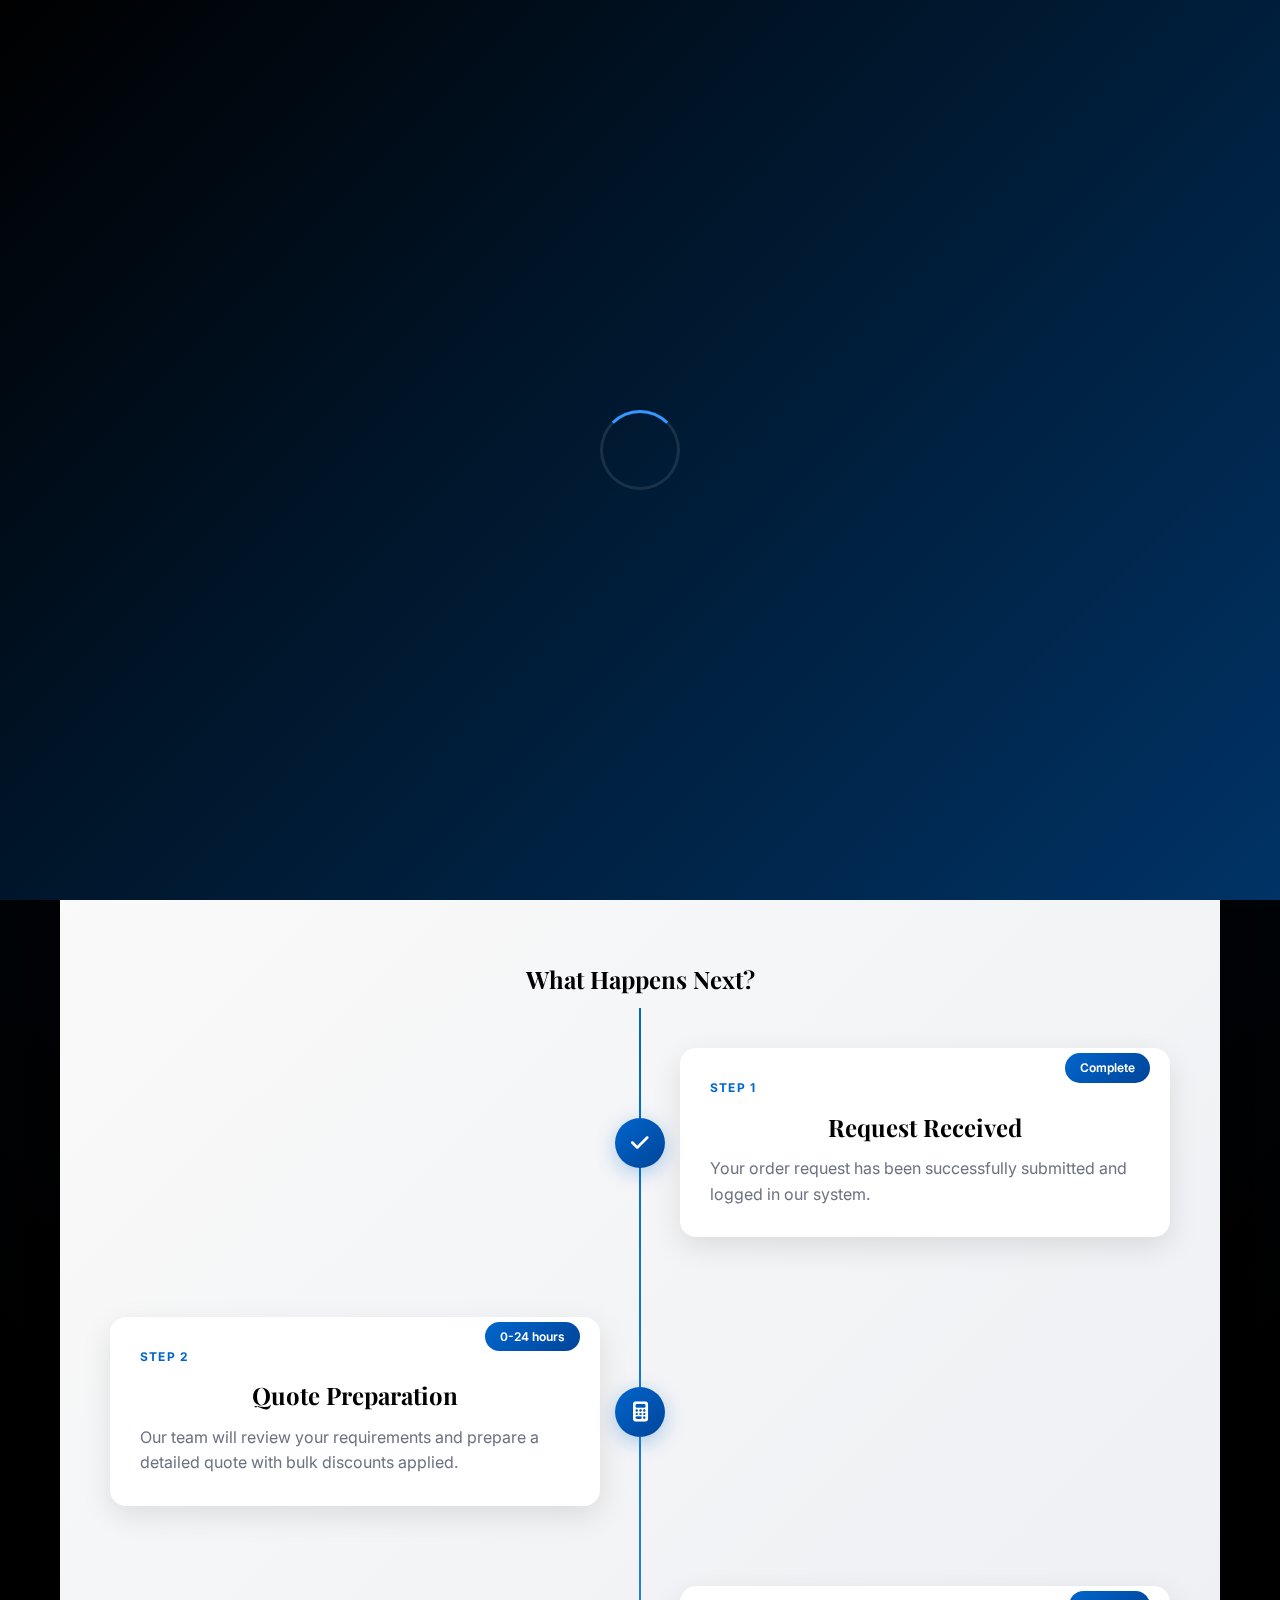
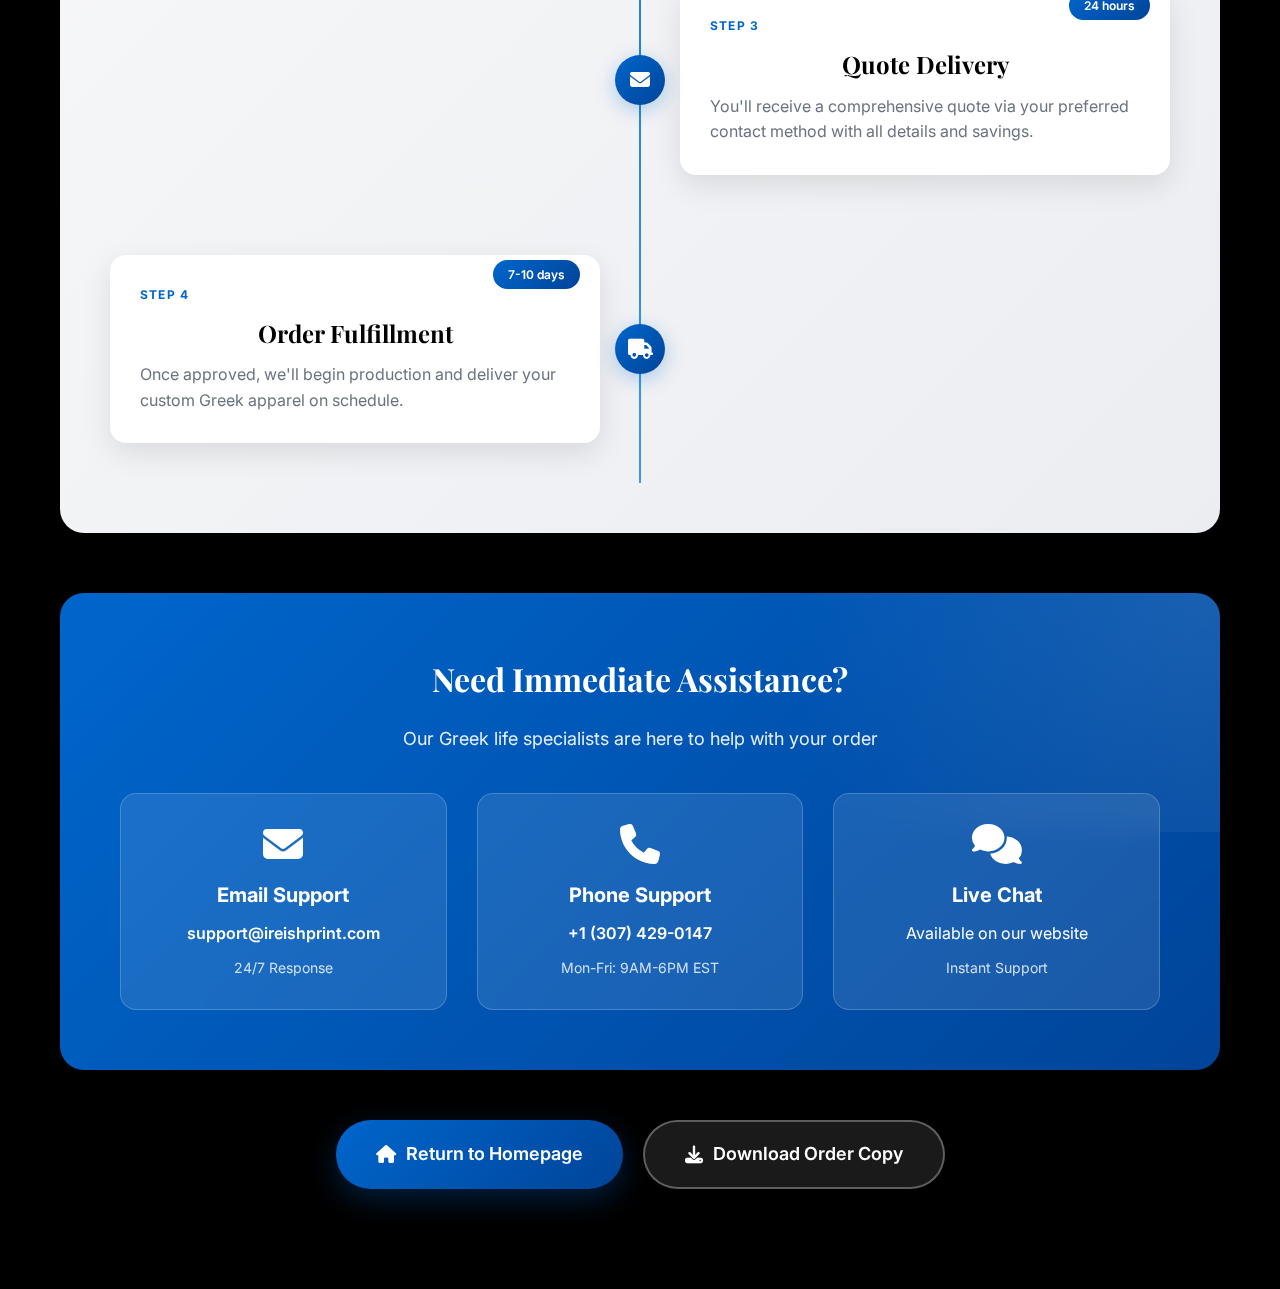
<file: thank-you.html>
<!DOCTYPE html>
<html lang="en">
<head>
    <meta charset="UTF-8">
    <meta name="viewport" content="width=device-width, initial-scale=1.0">
    <meta name="description" content="Thank you for your Greek chapter bulk order request. We'll respond within 24 hours with your custom quote.">
    <title>Thank You - Order Request Received | Ireishprint.com</title>
    
    <!-- SEO Meta Tags -->
    <meta property="og:title" content="Thank You - Greek Chapter Order Request Received">
    <meta property="og:description" content="Your bulk order request has been received. We'll respond within 24 hours with your custom quote.">
    <meta property="og:type" content="website">
    <meta name="robots" content="noindex, nofollow">
    
    <!-- Fonts -->
    <link rel="preconnect" href="https://fonts.googleapis.com">
    <link rel="preconnect" href="https://fonts.gstatic.com" crossorigin>
    <link href="https://fonts.googleapis.com/css2?family=Inter:wght@300;400;500;600;700;800;900&family=Playfair+Display:wght@700;900&display=swap" rel="stylesheet">
    
    <!-- Font Awesome for Icons -->
    <link rel="stylesheet" href="https://cdnjs.cloudflare.com/ajax/libs/font-awesome/6.4.0/css/all.min.css">
    <!-- clarity -->
    <script type="text/javascript">
    (function(c,l,a,r,i,t,y){
        c[a]=c[a]||function(){(c[a].q=c[a].q||[]).push(arguments)};
        t=l.createElement(r);t.async=1;t.src="https://www.clarity.ms/tag/"+i;
        y=l.getElementsByTagName(r)[0];y.parentNode.insertBefore(t,y);
    })(window, document, "clarity", "script", "rz61q1ecvu");
</script>
    <style>
        /* Premium Design System */
        :root {
            --gradient-primary: linear-gradient(135deg, #000000 0%, #001a33 50%, #003366 100%);
            --gradient-hero: linear-gradient(180deg, #000000 0%, #001a33 40%, #002244 70%, #003366 100%);
            --gradient-card: linear-gradient(135deg, rgba(255,255,255,0.98) 0%, rgba(248,250,255,0.95) 100%);
            --gradient-accent: linear-gradient(135deg, #0066CC 0%, #004499 100%);
            --gradient-success: linear-gradient(135deg, #10B981 0%, #059669 100%);
            
            --color-black: #000000;
            --color-blue-dark: #001a33;
            --color-blue: #0066CC;
            --color-blue-light: #3399FF;
            --color-white: #FFFFFF;
            --color-gray-light: #F3F4F6;
            --color-success: #10B981;
            
            --shadow-premium: 0 25px 50px -12px rgba(0, 0, 0, 0.25);
            --shadow-card: 0 20px 40px rgba(0, 0, 0, 0.1);
            --shadow-hover: 0 30px 60px rgba(0, 0, 0, 0.15);
            
            --font-display: 'Playfair Display', serif;
            --font-body: 'Inter', -apple-system, BlinkMacSystemFont, sans-serif;
            
            --transition-smooth: all 0.4s cubic-bezier(0.4, 0, 0.2, 1);
            --transition-bounce: all 0.5s cubic-bezier(0.68, -0.55, 0.265, 1.55);
        }
        
        * {
            margin: 0;
            padding: 0;
            box-sizing: border-box;
        }
        
        body {
            font-family: var(--font-body);
            color: var(--color-white);
            background: var(--color-black);
            overflow-x: hidden;
            line-height: 1.6;
        }
        
        /* Animated Background */
        .animated-bg {
            position: fixed;
            top: 0;
            left: 0;
            width: 100%;
            height: 100%;
            background: var(--gradient-hero);
            z-index: -2;
        }
        
        .animated-bg::before {
            content: '';
            position: absolute;
            top: -50%;
            left: -50%;
            width: 200%;
            height: 200%;
            background: radial-gradient(circle, rgba(0,102,204,0.1) 0%, transparent 70%);
            animation: pulse 15s ease-in-out infinite;
        }
        
        @keyframes pulse {
            0%, 100% { transform: scale(1) rotate(0deg); opacity: 0.3; }
            50% { transform: scale(1.1) rotate(180deg); opacity: 0.5; }
        }
        
        /* Floating Particles */
        .particles {
            position: fixed;
            top: 0;
            left: 0;
            width: 100%;
            height: 100%;
            overflow: hidden;
            z-index: -1;
        }
        
        .particle {
            position: absolute;
            width: 4px;
            height: 4px;
            background: rgba(255, 255, 255, 0.3);
            border-radius: 50%;
            animation: float 20s infinite linear;
        }
        
        @keyframes float {
            from {
                transform: translateY(100vh) rotate(0deg);
                opacity: 0;
            }
            10% {
                opacity: 1;
            }
            90% {
                opacity: 1;
            }
            to {
                transform: translateY(-100vh) rotate(720deg);
                opacity: 0;
            }
        }
        
        /* Main Container */
        .container {
            max-width: 1200px;
            margin: 0 auto;
            padding: 0 20px;
            position: relative;
            z-index: 10;
        }
        
        /* Hero Section */
        .hero-section {
            min-height: 100vh;
            display: flex;
            align-items: center;
            justify-content: center;
            position: relative;
            padding: 40px 0;
        }
        
        .hero-content {
            text-align: center;
            animation: fadeInUp 1s ease-out;
        }
        
        @keyframes fadeInUp {
            from {
                opacity: 0;
                transform: translateY(40px);
            }
            to {
                opacity: 1;
                transform: translateY(0);
            }
        }
        
        /* Success Animation */
        .success-icon {
            width: 120px;
            height: 120px;
            margin: 0 auto 30px;
            position: relative;
            animation: scaleIn 0.6s ease-out;
        }
        
        @keyframes scaleIn {
            from {
                transform: scale(0);
                opacity: 0;
            }
            to {
                transform: scale(1);
                opacity: 1;
            }
        }
        
        .success-icon svg {
            width: 100%;
            height: 100%;
        }
        
        .success-circle {
            stroke: var(--color-success);
            stroke-width: 3;
            fill: none;
            stroke-dasharray: 290;
            stroke-dashoffset: 290;
            animation: drawCircle 1s ease-out forwards;
        }
        
        .success-check {
            stroke: var(--color-success);
            stroke-width: 3;
            fill: none;
            stroke-dasharray: 60;
            stroke-dashoffset: 60;
            animation: drawCheck 0.5s ease-out 0.7s forwards;
        }
        
        @keyframes drawCircle {
            to {
                stroke-dashoffset: 0;
            }
        }
        
        @keyframes drawCheck {
            to {
                stroke-dashoffset: 0;
            }
        }
        
        /* Typography */
        .hero-title {
            font-family: var(--font-display);
            font-size: clamp(2.5rem, 5vw, 4rem);
            font-weight: 900;
            margin-bottom: 20px;
            background: linear-gradient(135deg, #FFFFFF 0%, #E0E7FF 100%);
            -webkit-background-clip: text;
            -webkit-text-fill-color: transparent;
            background-clip: text;
            letter-spacing: -0.02em;
            animation: fadeIn 1s ease-out 0.3s both;
        }
        
        @keyframes fadeIn {
            from { opacity: 0; }
            to { opacity: 1; }
        }
        
        .hero-subtitle {
            font-size: clamp(1.125rem, 2vw, 1.5rem);
            color: rgba(255, 255, 255, 0.9);
            margin-bottom: 40px;
            font-weight: 300;
            animation: fadeIn 1s ease-out 0.5s both;
        }
        
        /* Content Cards */
        .content-wrapper {
            margin-top: -50px;
            padding-bottom: 100px;
        }
        
        .content-card {
            background: var(--gradient-card);
            border-radius: 24px;
            padding: 50px;
            margin-bottom: 30px;
            box-shadow: var(--shadow-card);
            position: relative;
            overflow: hidden;
            animation: slideInUp 0.8s ease-out 0.8s both;
            transition: var(--transition-smooth);
        }
        
        .content-card:hover {
            transform: translateY(-5px);
            box-shadow: var(--shadow-hover);
        }
        
        @keyframes slideInUp {
            from {
                opacity: 0;
                transform: translateY(50px);
            }
            to {
                opacity: 1;
                transform: translateY(0);
            }
        }
        
        .content-card::before {
            content: '';
            position: absolute;
            top: 0;
            left: 0;
            right: 0;
            height: 5px;
            background: var(--gradient-accent);
        }
        
        /* Order Summary */
        .order-summary {
            color: var(--color-black);
        }
        
        .order-summary h3 {
            font-family: var(--font-display);
            font-size: 1.875rem;
            font-weight: 700;
            margin-bottom: 30px;
            color: var(--color-black);
        }
        
        .summary-grid {
            display: grid;
            grid-template-columns: repeat(auto-fit, minmax(200px, 1fr));
            gap: 20px;
            margin-bottom: 30px;
        }
        
        .summary-item {
            background: var(--color-gray-light);
            padding: 20px;
            border-radius: 12px;
            transition: var(--transition-smooth);
        }
        
        .summary-item:hover {
            background: #E5E7EB;
            transform: translateX(5px);
        }
        
        .summary-label {
            font-size: 0.875rem;
            color: #6B7280;
            margin-bottom: 5px;
            text-transform: uppercase;
            letter-spacing: 0.05em;
            font-weight: 600;
        }
        
        .summary-value {
            font-size: 1.125rem;
            color: var(--color-black);
            font-weight: 700;
        }
        
        /* Timeline */
        .timeline-section {
            margin-top: 60px;
        }
        
        .timeline-title {
            font-family: var(--font-display);
            font-size: 2.25rem;
            font-weight: 700;
            text-align: center;
            margin-bottom: 50px;
            color: var(--color-black);
        }
        
        .timeline {
            position: relative;
            padding: 0;
        }
        
        .timeline::before {
            content: '';
            position: absolute;
            left: 50%;
            top: 0;
            bottom: 0;
            width: 2px;
            background: linear-gradient(180deg, var(--color-blue) 0%, var(--color-blue-light) 100%);
            transform: translateX(-50%);
        }
        
        .timeline-item {
            position: relative;
            padding: 40px 0;
            animation: fadeInScale 0.6s ease-out both;
        }
        
        .timeline-item:nth-child(1) { animation-delay: 1s; }
        .timeline-item:nth-child(2) { animation-delay: 1.2s; }
        .timeline-item:nth-child(3) { animation-delay: 1.4s; }
        .timeline-item:nth-child(4) { animation-delay: 1.6s; }
        
        @keyframes fadeInScale {
            from {
                opacity: 0;
                transform: scale(0.8);
            }
            to {
                opacity: 1;
                transform: scale(1);
            }
        }
        
        .timeline-content {
            background: white;
            padding: 30px;
            border-radius: 16px;
            box-shadow: 0 10px 30px rgba(0, 0, 0, 0.1);
            position: relative;
            width: calc(50% - 40px);
            transition: var(--transition-smooth);
        }
        
        .timeline-content:hover {
            transform: scale(1.02);
            box-shadow: 0 15px 40px rgba(0, 0, 0, 0.15);
        }
        
        .timeline-item:nth-child(odd) .timeline-content {
            margin-left: auto;
        }
        
        .timeline-icon {
            position: absolute;
            left: 50%;
            top: 50%;
            transform: translate(-50%, -50%);
            width: 50px;
            height: 50px;
            background: var(--gradient-accent);
            border-radius: 50%;
            display: flex;
            align-items: center;
            justify-content: center;
            color: white;
            font-size: 1.25rem;
            box-shadow: 0 5px 20px rgba(0, 102, 204, 0.3);
            z-index: 10;
        }
        
        .timeline-step {
            font-size: 0.75rem;
            color: var(--color-blue);
            font-weight: 700;
            text-transform: uppercase;
            letter-spacing: 0.1em;
            margin-bottom: 10px;
        }
        
        .timeline-title {
            font-size: 1.5rem;
            font-weight: 700;
            color: var(--color-black);
            margin-bottom: 10px;
        }
        
        .timeline-description {
            color: #6B7280;
            line-height: 1.6;
        }
        
        .timeline-time {
            position: absolute;
            top: 5px;
            right: 20px;
            background: var(--gradient-accent);
            color: white;
            padding: 5px 15px;
            border-radius: 20px;
            font-size: 0.75rem;
            font-weight: 600;
        }
        
        /* Contact Section */
        .contact-section {
            background: var(--gradient-accent);
            border-radius: 24px;
            padding: 60px;
            text-align: center;
            position: relative;
            overflow: hidden;
            margin-top: 60px;
            animation: slideInUp 0.8s ease-out 1.8s both;
        }
        
        .contact-section::before {
            content: '';
            position: absolute;
            top: -50%;
            right: -50%;
            width: 100%;
            height: 100%;
            background: radial-gradient(circle, rgba(255,255,255,0.1) 0%, transparent 70%);
            animation: rotate 20s linear infinite;
        }
        
        @keyframes rotate {
            from { transform: rotate(0deg); }
            to { transform: rotate(360deg); }
        }
        
        .contact-title {
            font-family: var(--font-display);
            font-size: 2rem;
            margin-bottom: 20px;
            color: white;
            position: relative;
            z-index: 1;
        }
        
        .contact-subtitle {
            font-size: 1.125rem;
            margin-bottom: 40px;
            color: rgba(255, 255, 255, 0.9);
            position: relative;
            z-index: 1;
        }
        
        .contact-methods {
            display: grid;
            grid-template-columns: repeat(auto-fit, minmax(250px, 1fr));
            gap: 30px;
            position: relative;
            z-index: 1;
        }
        
        .contact-card {
            background: rgba(255, 255, 255, 0.1);
            backdrop-filter: blur(10px);
            border: 1px solid rgba(255, 255, 255, 0.2);
            padding: 30px;
            border-radius: 16px;
            transition: var(--transition-smooth);
        }
        
        .contact-card:hover {
            background: rgba(255, 255, 255, 0.2);
            transform: translateY(-5px);
        }
        
        .contact-icon {
            font-size: 2.5rem;
            margin-bottom: 15px;
            color: white;
        }
        
        .contact-card h4 {
            font-size: 1.25rem;
            margin-bottom: 10px;
            color: white;
        }
        
        .contact-card a {
            color: white;
            text-decoration: none;
            font-weight: 600;
            transition: var(--transition-smooth);
        }
        
        .contact-card a:hover {
            text-decoration: underline;
        }
        
        /* Action Buttons */
        .action-buttons {
            display: flex;
            gap: 20px;
            justify-content: center;
            margin-top: 50px;
            flex-wrap: wrap;
        }
        
        .btn {
            padding: 18px 40px;
            border-radius: 50px;
            font-weight: 600;
            text-decoration: none;
            display: inline-flex;
            align-items: center;
            gap: 10px;
            transition: var(--transition-bounce);
            font-size: 1.125rem;
            position: relative;
            overflow: hidden;
        }
        
        .btn-primary {
            background: var(--gradient-accent);
            color: white;
            box-shadow: 0 10px 30px rgba(0, 102, 204, 0.3);
        }
        
        .btn-primary:hover {
            transform: translateY(-3px);
            box-shadow: 0 15px 40px rgba(0, 102, 204, 0.4);
        }
        
        .btn-secondary {
            background: rgba(255, 255, 255, 0.1);
            color: white;
            border: 2px solid rgba(255, 255, 255, 0.3);
            backdrop-filter: blur(10px);
        }
        
        .btn-secondary:hover {
            background: rgba(255, 255, 255, 0.2);
            transform: translateY(-3px);
        }
        
        /* Reference Number */
        .reference-box {
            background: rgba(255, 255, 255, 0.05);
            border: 1px solid rgba(255, 255, 255, 0.1);
            border-radius: 16px;
            padding: 30px;
            text-align: center;
            margin: 40px auto;
            max-width: 500px;
            backdrop-filter: blur(10px);
            animation: fadeIn 1s ease-out 2s both;
        }
        
        .reference-label {
            font-size: 0.875rem;
            color: rgba(255, 255, 255, 0.7);
            margin-bottom: 10px;
            text-transform: uppercase;
            letter-spacing: 0.1em;
        }
        
        .reference-number {
            font-size: 2rem;
            font-weight: 700;
            color: var(--color-blue-light);
            font-family: 'Courier New', monospace;
            letter-spacing: 0.05em;
        }
        
        /* Responsive Design */
        @media (max-width: 768px) {
            .hero-title {
                font-size: 2rem;
            }
            
            .hero-subtitle {
                font-size: 1.125rem;
            }
            
            .content-card {
                padding: 30px 20px;
            }
            
            .timeline::before {
                left: 30px;
            }
            
            .timeline-content {
                width: calc(100% - 80px);
                margin-left: 80px !important;
            }
            
            .timeline-icon {
                left: 30px;
            }
            
            .contact-section {
                padding: 40px 20px;
            }
            
            .action-buttons {
                flex-direction: column;
                align-items: stretch;
            }
            
            .btn {
                width: 100%;
                justify-content: center;
            }
        }
        
        /* Loading Animation */
        .loading-overlay {
            position: fixed;
            top: 0;
            left: 0;
            width: 100%;
            height: 100%;
            background: var(--gradient-primary);
            display: flex;
            align-items: center;
            justify-content: center;
            z-index: 9999;
            animation: fadeOut 0.5s ease-out 2s forwards;
        }
        
        @keyframes fadeOut {
            to {
                opacity: 0;
                visibility: hidden;
            }
        }
        
        .loader {
            width: 80px;
            height: 80px;
            border: 3px solid rgba(255, 255, 255, 0.1);
            border-top-color: var(--color-blue-light);
            border-radius: 50%;
            animation: spin 1s linear infinite;
        }
        
        @keyframes spin {
            to { transform: rotate(360deg); }
        }
    </style>
</head>
<body>
    <!-- Animated Background -->
    <div class="animated-bg"></div>
    
    <!-- Floating Particles -->
    <div class="particles" id="particles"></div>
    
    <!-- Loading Overlay -->
    <div class="loading-overlay">
        <div class="loader"></div>
    </div>
    
    <!-- Hero Section -->
    <section class="hero-section">
        <div class="container">
            <div class="hero-content">
                <!-- Success Animation -->
                <div class="success-icon">
                    <svg viewBox="0 0 100 100">
                        <circle class="success-circle" cx="50" cy="50" r="46"/>
                        <path class="success-check" d="M30 50 L45 65 L70 35"/>
                    </svg>
                </div>
                
                <h1 class="hero-title">Thank You for Your Order Request!</h1>
                <p class="hero-subtitle">Your bulk order inquiry has been successfully received</p>
                
                <!-- Reference Number -->
                <div class="reference-box">
                    <p class="reference-label">Your Order Reference</p>
                    <p class="reference-number" id="order-ref">GRK-000000</p>
                </div>
            </div>
        </div>
    </section>
    
    <!-- Content Section -->
    <section class="content-wrapper">
        <div class="container">
            <!-- Order Summary Card -->
            <div class="content-card order-summary" id="order-summary" style="display: none;">
                <h3>Order Summary</h3>
                <div class="summary-grid">
                    <div class="summary-item">
                        <p class="summary-label">Organization</p>
                        <p class="summary-value" id="summary-org">-</p>
                    </div>
                    <div class="summary-item">
                        <p class="summary-label">Order Type</p>
                        <p class="summary-value" id="summary-type">-</p>
                    </div>
                    <div class="summary-item">
                        <p class="summary-label">Product</p>
                        <p class="summary-value" id="summary-product">-</p>
                    </div>
                    <div class="summary-item">
                        <p class="summary-label">Total Items</p>
                        <p class="summary-value" id="summary-items">-</p>
                    </div>
                    <div class="summary-item">
                        <p class="summary-label">Contact</p>
                        <p class="summary-value" id="summary-contact">-</p>
                    </div>
                    <div class="summary-item">
                        <p class="summary-label">Timeline</p>
                        <p class="summary-value" id="summary-timeline">-</p>
                    </div>
                </div>
            </div>
            
            <!-- Timeline Card -->
            <div class="content-card">
                <div class="timeline-section">
                    <h3 class="timeline-title">What Happens Next?</h3>
                    <div class="timeline">
                        <div class="timeline-item">
                            <div class="timeline-icon">
                                <i class="fas fa-check"></i>
                            </div>
                            <div class="timeline-content">
                                <p class="timeline-step">Step 1</p>
                                <h4 class="timeline-title">Request Received</h4>
                                <p class="timeline-description">Your order request has been successfully submitted and logged in our system.</p>
                                <span class="timeline-time">Complete</span>
                            </div>
                        </div>
                        
                        <div class="timeline-item">
                            <div class="timeline-icon">
                                <i class="fas fa-calculator"></i>
                            </div>
                            <div class="timeline-content">
                                <p class="timeline-step">Step 2</p>
                                <h4 class="timeline-title">Quote Preparation</h4>
                                <p class="timeline-description">Our team will review your requirements and prepare a detailed quote with bulk discounts applied.</p>
                                <span class="timeline-time">0-24 hours</span>
                            </div>
                        </div>
                        
                        <div class="timeline-item">
                            <div class="timeline-icon">
                                <i class="fas fa-envelope"></i>
                            </div>
                            <div class="timeline-content">
                                <p class="timeline-step">Step 3</p>
                                <h4 class="timeline-title">Quote Delivery</h4>
                                <p class="timeline-description">You'll receive a comprehensive quote via your preferred contact method with all details and savings.</p>
                                <span class="timeline-time">24 hours</span>
                            </div>
                        </div>
                        
                        <div class="timeline-item">
                            <div class="timeline-icon">
                                <i class="fas fa-truck"></i>
                            </div>
                            <div class="timeline-content">
                                <p class="timeline-step">Step 4</p>
                                <h4 class="timeline-title">Order Fulfillment</h4>
                                <p class="timeline-description">Once approved, we'll begin production and deliver your custom Greek apparel on schedule.</p>
                                <span class="timeline-time">7-10 days</span>
                            </div>
                        </div>
                    </div>
                </div>
            </div>
            
            <!-- Contact Section -->
            <div class="contact-section">
                <h3 class="contact-title">Need Immediate Assistance?</h3>
                <p class="contact-subtitle">Our Greek life specialists are here to help with your order</p>
                
                <div class="contact-methods">
                    <div class="contact-card">
                        <i class="fas fa-envelope contact-icon"></i>
                        <h4>Email Support</h4>
                        <a href="mailto:support@ireishprint.com">support@ireishprint.com</a>
                        <p style="margin-top: 10px; font-size: 0.875rem; opacity: 0.8;">24/7 Response</p>
                    </div>
                    
                    <div class="contact-card">
                        <i class="fas fa-phone contact-icon"></i>
                        <h4>Phone Support</h4>
                        <a href="tel:+13074290147">+1 (307) 429-0147</a>
                        <p style="margin-top: 10px; font-size: 0.875rem; opacity: 0.8;">Mon-Fri: 9AM-6PM EST</p>
                    </div>
                    
                    <div class="contact-card">
                        <i class="fas fa-comments contact-icon"></i>
                        <h4>Live Chat</h4>
                        <p>Available on our website</p>
                        <p style="margin-top: 10px; font-size: 0.875rem; opacity: 0.8;">Instant Support</p>
                    </div>
                </div>
            </div>
            
            <!-- Action Buttons -->
            <div class="action-buttons">
                <a href="index.html" class="btn btn-primary">
                    <i class="fas fa-home"></i>
                    Return to Homepage
                </a>
                <a href="#" class="btn btn-secondary">
                    <i class="fas fa-download"></i>
                    Download Order Copy
                </a>
            </div>
        </div>
    </section>
    
    <script>
        // Generate particles
        document.addEventListener('DOMContentLoaded', function() {
            const particlesContainer = document.getElementById('particles');
            const particleCount = 50;
            
            for (let i = 0; i < particleCount; i++) {
                const particle = document.createElement('div');
                particle.className = 'particle';
                particle.style.left = Math.random() * 100 + '%';
                particle.style.animationDelay = Math.random() * 20 + 's';
                particle.style.animationDuration = (20 + Math.random() * 10) + 's';
                particlesContainer.appendChild(particle);
            }
            
            // Generate order reference
            const orderRef = 'GRK-' + Date.now().toString().slice(-6);
            document.getElementById('order-ref').textContent = orderRef;
            
            // Retrieve and display order data
            const orderData = localStorage.getItem('orderData');
            if (orderData) {
                const data = JSON.parse(orderData);
                const summaryEl = document.getElementById('order-summary');
                
                // Populate summary
                document.getElementById('summary-org').textContent = data.organization || 'N/A';
                document.getElementById('summary-type').textContent = 
                    data.orderType === 'existing' ? 'Existing Products' : 'Custom Design';
                document.getElementById('summary-product').textContent = 
                    data.productType ? data.productType.charAt(0).toUpperCase() + data.productType.slice(1) : 'N/A';
                document.getElementById('summary-items').textContent = data.totalItems || '0';
                document.getElementById('summary-contact').textContent = data.name || 'N/A';
                
                // Format timeline
                const timelineMap = {
                    'rush': 'ASAP - Rush Order',
                    'standard': 'Standard (1-2 weeks)',
                    'extended': 'Extended (3-4 weeks)',
                    'flexible': 'Flexible Timeline'
                };
                document.getElementById('summary-timeline').textContent = 
                    timelineMap[data.deliveryTimeline] || 'Standard';
                
                summaryEl.style.display = 'block';
                
                // Clear data after displaying
                localStorage.removeItem('orderData');
            }
            
            // Smooth scroll for anchor links
            document.querySelectorAll('a[href^="#"]').forEach(anchor => {
                anchor.addEventListener('click', function (e) {
                    e.preventDefault();
                    const target = document.querySelector(this.getAttribute('href'));
                    if (target) {
                        target.scrollIntoView({ behavior: 'smooth' });
                    }
                });
            });
            
            // Download order copy functionality
            document.querySelector('.btn-secondary').addEventListener('click', function(e) {
                e.preventDefault();
                alert('Order details have been sent to your email address.');
            });
        });
    </script>
</body>
</html>
</file>
<file: css/styles.css>
/* ===== CSS Reset & Base Styles ===== */
* {
    margin: 0;
    padding: 0;
    box-sizing: border-box;
}

:root {
    /* Primary Colors - Black, Blue, White */
    --primary-black: #000000;
    --primary-black-light: #1a1a1a;
    --primary-blue: #0066CC;
    --primary-blue-dark: #004499;
    --primary-blue-light: #3399FF;
    --secondary-blue: #E6F2FF;
    --white: #FFFFFF;
    
    /* Accent Colors */
    --success-green: #10B981;
    --text-primary: #111827;
    --text-secondary: #6B7280;
    --text-light: #9CA3AF;
    --border-color: #E5E7EB;
    --background: #FFFFFF;
    --background-light: #F9FAFB;
    --error-red: #EF4444;
    
    /* Gradients */
    --black-gradient: linear-gradient(135deg, #000000 0%, #1a1a1a 50%, #2d2d2d 100%);
    --blue-gradient: linear-gradient(135deg, #0066CC 0%, #004499 100%);
    --hero-gradient: linear-gradient(180deg, rgba(0,0,0,0.9) 0%, rgba(0,0,0,0.7) 50%, rgba(0,102,204,0.3) 100%);
    
    /* Typography */
    --font-family: 'Inter', -apple-system, BlinkMacSystemFont, 'Segoe UI', Roboto, sans-serif;
    --font-display: 'Playfair Display', serif;
    --font-size-base: 16px;
    --line-height-base: 1.5;
    
    /* Spacing */
    --spacing-xs: 0.25rem;
    --spacing-sm: 0.5rem;
    --spacing-md: 1rem;
    --spacing-lg: 1.5rem;
    --spacing-xl: 2rem;
    --spacing-2xl: 3rem;
    --spacing-3xl: 4rem;
    
    /* Border Radius */
    --radius-sm: 0.375rem;
    --radius-md: 0.5rem;
    --radius-lg: 0.75rem;
    --radius-xl: 1rem;
    --radius-2xl: 1.5rem;
    --radius-full: 9999px;
    
    /* Shadows */
    --shadow-sm: 0 1px 2px 0 rgba(0, 0, 0, 0.05);
    --shadow-md: 0 4px 6px -1px rgba(0, 0, 0, 0.1), 0 2px 4px -1px rgba(0, 0, 0, 0.06);
    --shadow-lg: 0 10px 15px -3px rgba(0, 0, 0, 0.1), 0 4px 6px -2px rgba(0, 0, 0, 0.05);
    --shadow-xl: 0 20px 25px -5px rgba(0, 0, 0, 0.1), 0 10px 10px -5px rgba(0, 0, 0, 0.04);
    --shadow-2xl: 0 25px 50px -12px rgba(0, 0, 0, 0.25);
    --shadow-glow: 0 0 30px rgba(0, 102, 204, 0.5);
    
    /* Animation Timings */
    --transition-fast: 0.2s ease;
    --transition-base: 0.3s ease;
    --transition-slow: 0.5s ease;
    --transition-slower: 0.8s ease;
}

/* ===== Keyframe Animations ===== */
@keyframes fadeIn {
    from { 
        opacity: 0;
        will-change: opacity;
    }
    to { 
        opacity: 1;
    }
}

@keyframes fadeInUp {
    from {
        opacity: 0;
        transform: translateY(30px);
        will-change: transform, opacity;
    }
    to {
        opacity: 1;
        transform: translateY(0);
    }
}

@keyframes fadeInDown {
    from {
        opacity: 0;
        transform: translateY(-30px);
    }
    to {
        opacity: 1;
        transform: translateY(0);
    }
}

@keyframes scaleIn {
    from {
        opacity: 0;
        transform: scale(0.9);
    }
    to {
        opacity: 1;
        transform: scale(1);
    }
}

@keyframes float {
    0%, 100% { transform: translateY(0); }
    50% { transform: translateY(-10px); }
}

@keyframes pulse {
    0%, 100% { transform: scale(1); opacity: 1; }
    50% { transform: scale(1.05); opacity: 0.8; }
}

@keyframes rotate {
    from { transform: rotate(0deg); }
    to { transform: rotate(360deg); }
}

@keyframes shimmer {
    0% { background-position: -1000px 0; }
    100% { background-position: 1000px 0; }
}

@keyframes typewriter {
    from { width: 0; }
    to { width: 100%; }
}

@keyframes blink {
    0%, 50% { opacity: 1; }
    51%, 100% { opacity: 0; }
}

@keyframes gradientShift {
    0% { background-position: 0% 50%; }
    50% { background-position: 100% 50%; }
    100% { background-position: 0% 50%; }
}

@keyframes sparkle {
    0%, 100% { opacity: 0; transform: scale(0); }
    50% { opacity: 1; transform: scale(1); }
}

/* ===== Base Styles ===== */
body {
    font-family: var(--font-family);
    font-size: var(--font-size-base);
    line-height: var(--line-height-base);
    color: var(--text-primary);
    background-color: var(--background);
    -webkit-font-smoothing: antialiased;
    -moz-osx-font-smoothing: grayscale;
    overflow-x: hidden;
}

/* ===== Container ===== */
.container {
    width: 100%;
    max-width: 1200px;
    margin: 0 auto;
    padding: 0 var(--spacing-md);
}

@media (min-width: 768px) {
    .container {
        padding: 0 var(--spacing-xl);
    }
}

/* ===== Mobile Menu ===== */
.mobile-menu-btn {
    display: none;
    position: fixed;
    top: 1.5rem;
    right: 1.5rem;
    z-index: 1000;
    width: 48px;
    height: 48px;
    background: var(--primary-black);
    border: none;
    border-radius: var(--radius-md);
    cursor: pointer;
    flex-direction: column;
    justify-content: center;
    align-items: center;
    gap: 4px;
    transition: var(--transition-base);
}

.mobile-menu-btn span {
    display: block;
    width: 24px;
    height: 2px;
    background: var(--white);
    transition: var(--transition-base);
}

.mobile-menu-btn.active span:nth-child(1) {
    transform: rotate(45deg) translate(5px, 5px);
}

.mobile-menu-btn.active span:nth-child(2) {
    opacity: 0;
}

.mobile-menu-btn.active span:nth-child(3) {
    transform: rotate(-45deg) translate(5px, -5px);
}

.mobile-menu {
    position: fixed;
    top: 0;
    right: -100%;
    width: 80%;
    max-width: 400px;
    height: 100vh;
    background: var(--primary-black);
    z-index: 999;
    transition: right var(--transition-slow);
    box-shadow: -10px 0 30px rgba(0, 0, 0, 0.3);
}

.mobile-menu.active {
    right: 0;
}

.mobile-menu-content {
    padding: 5rem 2rem;
    display: flex;
    flex-direction: column;
    gap: 2rem;
}

.mobile-menu-link {
    color: var(--white);
    text-decoration: none;
    font-size: 1.25rem;
    font-weight: 500;
    transition: var(--transition-base);
    position: relative;
    padding-left: 1rem;
}

.mobile-menu-link::before {
    content: '';
    position: absolute;
    left: 0;
    top: 50%;
    transform: translateY(-50%);
    width: 3px;
    height: 0;
    background: var(--primary-blue);
    transition: var(--transition-base);
}

.mobile-menu-link:hover::before {
    height: 100%;
}

@media (max-width: 768px) {
    .mobile-menu-btn {
        display: flex;
    }
    
    .desktop-nav {
        display: none !important;
    }
}

/* ===== Header ===== */
.header {
    background: var(--primary-black);
    color: var(--white);
    padding: var(--spacing-lg) 0;
    position: fixed;
    top: 0;
    left: 0;
    right: 0;
    z-index: 100;
    backdrop-filter: blur(10px);
    transition: var(--transition-base);
    animation: fadeInDown 0.8s ease;
}

.header-content {
    display: flex;
    justify-content: space-between;
    align-items: center;
}

.logo-text {
    font-size: 1.75rem;
    font-weight: 800;
    color: white;
    margin: 0;
    letter-spacing: -0.02em;
    text-decoration: none;
}

.logo-dot {
    color: var(--primary-blue);
}

.tagline {
    font-size: 0.875rem;
    color: var(--text-light);
    opacity: 0.8;
}

.desktop-nav {
    display: flex;
    gap: var(--spacing-xl);
    align-items: center;
}

.nav-link {
    color: var(--white);
    text-decoration: none;
    font-weight: 500;
    transition: var(--transition-base);
    position: relative;
}

.nav-link::after {
    content: '';
    position: absolute;
    bottom: -4px;
    left: 0;
    width: 0;
    height: 2px;
    background: var(--primary-blue);
    transition: var(--transition-base);
}

.nav-link:hover::after {
    width: 100%;
}

.quote-nav {
    background: var(--primary-blue);
    padding: var(--spacing-sm) var(--spacing-lg);
    border-radius: var(--radius-md);
    transition: all var(--transition-base);
}

.quote-nav:hover {
    background: var(--primary-blue-light);
    transform: translateY(-2px);
    box-shadow: var(--shadow-lg);
}

/* ===== Hero Section ===== */
.hero {
    position: relative;
    min-height: 100vh;
    display: flex;
    align-items: center;
    justify-content: center;
    overflow: hidden;
    background: var(--primary-black);
    padding-top: 100px;
}

.hero-background {
    position: absolute;
    top: 0;
    left: 0;
    right: 0;
    bottom: 0;
    z-index: 1;
}

.hero-particles {
    position: absolute;
    width: 100%;
    height: 100%;
    background-image: 
        radial-gradient(circle at 20% 50%, var(--primary-blue) 0%, transparent 50%),
        radial-gradient(circle at 80% 80%, var(--primary-blue-dark) 0%, transparent 50%),
        radial-gradient(circle at 40% 20%, var(--primary-blue-light) 0%, transparent 50%);
    opacity: 0.1;
    animation: gradientShift 15s ease infinite;
    background-size: 200% 200%;
}

.hero-gradient {
    position: absolute;
    width: 100%;
    height: 100%;
    background: var(--hero-gradient);
}

.hero-content {
    position: relative;
    z-index: 2;
    text-align: center;
    color: var(--white);
    animation: fadeInUp 1s ease;
}

.hero-title {
    font-size: 3rem;
    font-weight: 900;
    margin-bottom: var(--spacing-lg);
    line-height: 1.1;
}

.title-line {
    display: block;
    overflow: hidden;
}

.title-line:first-child {
    animation: fadeInUp 0.8s ease;
}

.title-line:last-child {
    animation: fadeInUp 0.8s ease 0.2s both;
}

.gradient-text {
    background: linear-gradient(135deg, var(--primary-blue-light), var(--primary-blue));
    -webkit-background-clip: text;
    -webkit-text-fill-color: transparent;
    background-clip: text;
}

.hero-subtitle {
    font-size: 1.25rem;
    font-weight: 400;
    margin-bottom: var(--spacing-xl);
    opacity: 0.9;
    max-width: 600px;
    margin-left: auto;
    margin-right: auto;
    animation: fadeIn 1s ease 0.4s both;
}

.trust-counter {
    display: flex;
    align-items: center;
    justify-content: center;
    gap: var(--spacing-sm);
    margin-bottom: var(--spacing-xl);
    font-size: 1.125rem;
    animation: fadeIn 1s ease 0.6s both;
}

.trust-counter i {
    color: var(--success-green);
    font-size: 1.5rem;
}

.counter {
    font-weight: 700;
    color: var(--primary-blue);
}

@media (min-width: 768px) {
    .hero-title {
        font-size: 4.5rem;
    }
}

/* ===== Buttons ===== */
.cta-button,
.select-tier-btn,
.submit-button,
.return-button {
    display: inline-flex;
    align-items: center;
    gap: var(--spacing-sm);
    padding: var(--spacing-md) var(--spacing-xl);
    font-size: 1.125rem;
    font-weight: 600;
    text-decoration: none;
    border-radius: var(--radius-md);
    transition: all var(--transition-base);
    cursor: pointer;
    border: none;
    text-align: center;
    position: relative;
    overflow: hidden;
}

.cta-button {
    background: var(--primary-blue);
    color: var(--white);
    animation: fadeIn 1s ease 0.8s both;
}

.cta-button::before {
    content: '';
    position: absolute;
    top: 0;
    left: -100%;
    width: 100%;
    height: 100%;
    background: linear-gradient(90deg, transparent, rgba(255,255,255,0.2), transparent);
    transition: left 0.6s ease;
}

.cta-button:hover::before {
    left: 100%;
}

.cta-button:hover {
    transform: translateY(-2px);
    box-shadow: 0 10px 30px rgba(0, 102, 204, 0.3);
}

.cta-button.floating {
    animation: float 3s ease-in-out infinite;
}

.select-tier-btn {
    background: var(--white);
    color: var(--primary-black);
    border: 2px solid var(--primary-black);
    width: 100%;
    margin-top: var(--spacing-lg);
    justify-content: center;
}

.select-tier-btn:hover {
    background: var(--primary-black);
    color: var(--white);
    transform: translateY(-2px);
    box-shadow: var(--shadow-lg);
}

/* ===== Process Section ===== */
.process-section {
    padding: var(--spacing-3xl) 0;
    background: var(--white);
    position: relative;
}

.section-title {
    font-size: 2.5rem;
    font-weight: 800;
    text-align: center;
    margin-bottom: var(--spacing-xl);
    color: var(--primary-black);
}

.reveal-text {
    opacity: 0;
    transform: translateY(20px);
}

.reveal-text.visible {
    animation: fadeInUp 0.8s ease forwards;
}

@media (min-width: 768px) {
    .section-title {
        font-size: 3rem;
    }
}

.section-subtitle {
    text-align: center;
    color: var(--text-secondary);
    font-size: 1.125rem;
    margin-bottom: var(--spacing-2xl);
    opacity: 0;
    animation: fadeIn 0.8s ease 0.2s forwards;
}

.process-grid {
    display: grid;
    grid-template-columns: 1fr;
    gap: var(--spacing-xl);
    margin-top: var(--spacing-2xl);
}

@media (min-width: 768px) {
    .process-grid {
        grid-template-columns: repeat(3, 1fr);
        gap: var(--spacing-2xl);
    }
}

.process-step {
    text-align: center;
    padding: var(--spacing-xl);
    background: var(--white);
    border-radius: var(--radius-xl);
    box-shadow: var(--shadow-md);
    transition: all var(--transition-base);
    position: relative;
    overflow: hidden;
    opacity: 0;
}

.process-step.visible {
    animation: fadeInUp 0.8s ease forwards;
}

.process-step[data-step="1"].visible {
    animation-delay: 0s;
}

.process-step[data-step="2"].visible {
    animation-delay: 0.2s;
}

.process-step[data-step="3"].visible {
    animation-delay: 0.4s;
}

.process-step::before {
    content: '';
    position: absolute;
    top: 0;
    left: 0;
    right: 0;
    height: 4px;
    background: var(--blue-gradient);
    transform: translateX(-100%);
    transition: transform var(--transition-slow);
}

.process-step:hover::before {
    transform: translateX(0);
}

.process-step:hover {
    transform: translateY(-8px);
    box-shadow: var(--shadow-xl);
}

.step-icon {
    width: 100px;
    height: 100px;
    margin: 0 auto var(--spacing-lg);
    position: relative;
    display: flex;
    align-items: center;
    justify-content: center;
}

.step-icon i {
    font-size: 3rem;
    color: var(--primary-blue);
    z-index: 2;
    position: relative;
    transition: var(--transition-base);
}

.icon-bg {
    position: absolute;
    width: 100%;
    height: 100%;
    background: var(--secondary-blue);
    border-radius: 50%;
    transition: var(--transition-base);
}

.process-step:hover .icon-bg {
    transform: rotate(45deg) scale(1.1);
    background: var(--primary-blue);
}

.process-step:hover .step-icon i {
    color: var(--white);
    transform: scale(1.1);
}

.process-step h3 {
    font-size: 1.5rem;
    font-weight: 700;
    margin-bottom: var(--spacing-sm);
    color: var(--primary-black);
}

.step-subtitle {
    font-size: 1rem;
    font-weight: 500;
    color: var(--text-secondary);
    margin-bottom: var(--spacing-sm);
}

.step-description {
    font-size: 0.875rem;
    color: var(--text-secondary);
}

/* ===== Pricing Section ===== */
.pricing-section {
    padding: var(--spacing-3xl) 0;
    background: var(--background-light);
    position: relative;
    overflow: hidden;
}

.pricing-section::before {
    content: '';
    position: absolute;
    top: -50%;
    right: -50%;
    width: 100%;
    height: 100%;
    background: radial-gradient(circle, var(--primary-blue) 0%, transparent 70%);
    opacity: 0.05;
    pointer-events: none;
}

.pricing-grid {
    display: grid;
    grid-template-columns: 1fr;
    gap: var(--spacing-xl);
    margin-top: var(--spacing-2xl);
    position: relative;
}

@media (min-width: 768px) {
    .pricing-grid {
        grid-template-columns: repeat(3, 1fr);
        gap: var(--spacing-lg);
        align-items: center;
    }
}

.pricing-card {
    position: relative;
    background: var(--white);
    border: 2px solid transparent;
    border-radius: var(--radius-xl);
    padding: var(--spacing-xl);
    text-align: center;
    transition: all var(--transition-base);
    opacity: 0;
    transform: translateY(30px);
}

.pricing-card.visible {
    animation: fadeInUp 0.8s ease forwards;
}

.pricing-card[data-tier="1"].visible {
    animation-delay: 0s;
}

.pricing-card[data-tier="2"].visible {
    animation-delay: 0.2s;
}

.pricing-card[data-tier="3"].visible {
    animation-delay: 0.4s;
}

.pricing-card::before {
    content: '';
    position: absolute;
    inset: -2px;
    background: var(--blue-gradient);
    border-radius: var(--radius-xl);
    opacity: 0;
    transition: opacity var(--transition-base);
    z-index: -1;
}

.pricing-card:hover::before {
    opacity: 1;
}

.pricing-card:hover {
    transform: translateY(-8px);
    box-shadow: var(--shadow-2xl);
}

.pricing-card.popular {
    background: var(--primary-black);
    color: var(--white);
    transform: scale(1.05);
    box-shadow: var(--shadow-2xl);
}

.pricing-card.popular::before {
    opacity: 1;
    background: var(--black-gradient);
}

.pricing-card.popular .tier-title,
.pricing-card.popular .savings-amount,
.pricing-card.popular .features-list li {
    color: var(--white);
}

.card-glow {
    position: absolute;
    top: 50%;
    left: 50%;
    transform: translate(-50%, -50%);
    width: 150%;
    height: 150%;
    background: radial-gradient(circle, var(--primary-blue), transparent 70%);
    opacity: 0;
    transition: opacity var(--transition-base);
    pointer-events: none;
}

.pricing-card:hover .card-glow {
    opacity: 0.1;
}

@media (max-width: 767px) {
    .pricing-card.popular {
        transform: none;
    }
}

.popular-ribbon {
    position: absolute;
    top: -12px;
    left: 50%;
    transform: translateX(-50%);
    background: var(--primary-blue);
    color: var(--white);
    padding: var(--spacing-xs) var(--spacing-lg);
    border-radius: var(--radius-full);
    font-size: 0.75rem;
    font-weight: 700;
    text-transform: uppercase;
    letter-spacing: 0.05em;
    animation: pulse 2s ease-in-out infinite;
}

.discount-badge {
    background: var(--success-green);
    color: var(--white);
    padding: var(--spacing-sm) var(--spacing-md);
    border-radius: var(--radius-md);
    font-size: 1.25rem;
    font-weight: 700;
    display: inline-block;
    margin-bottom: var(--spacing-md);
    animation: scaleIn 0.5s ease;
}

.tier-title {
    font-size: 1.5rem;
    font-weight: 600;
    margin-bottom: var(--spacing-sm);
    color: var(--text-primary);
}

.savings-amount {
    font-size: 1.125rem;
    color: var(--primary-blue);
    font-weight: 600;
    margin-bottom: var(--spacing-lg);
}

.features-list {
    list-style: none;
    text-align: left;
    margin-bottom: var(--spacing-lg);
}

.features-list li {
    padding: var(--spacing-sm) 0;
    color: var(--text-secondary);
    font-size: 0.9375rem;
    display: flex;
    align-items: center;
    gap: var(--spacing-sm);
}

.features-list li i {
    color: var(--success-green);
    font-size: 1rem;
}

.pricing-card.popular .features-list li i {
    color: var(--primary-blue);
}

.features-list li strong {
    color: var(--text-primary);
    font-weight: 600;
}

.pricing-card.popular .features-list li strong {
    color: var(--white);
}

/* ===== Reviews Section ===== */
.reviews-section {
    padding: var(--spacing-3xl) 0;
    background: var(--white);
    position: relative;
}

.reviews-carousel {
    position: relative;
    max-width: 800px;
    margin: 0 auto;
    padding: var(--spacing-xl) 0;
}

.review-card {
    background: var(--background-light);
    border-radius: var(--radius-xl);
    padding: var(--spacing-2xl);
    text-align: center;
    box-shadow: var(--shadow-md);
    display: none;
    opacity: 0;
    transform: scale(0.95);
    transition: all var(--transition-slow);
}

.review-card.active {
    display: block;
    opacity: 1;
    transform: scale(1);
    animation: fadeInUp 0.8s ease;
}

.stars {
    margin-bottom: var(--spacing-lg);
}

.stars i {
    color: #FFD700;
    font-size: 1.25rem;
    margin: 0 2px;
    animation: sparkle 2s ease-in-out infinite;
}

.stars i:nth-child(1) { animation-delay: 0s; }
.stars i:nth-child(2) { animation-delay: 0.2s; }
.stars i:nth-child(3) { animation-delay: 0.4s; }
.stars i:nth-child(4) { animation-delay: 0.6s; }
.stars i:nth-child(5) { animation-delay: 0.8s; }

.review-text {
    font-size: 1.125rem;
    line-height: 1.6;
    margin-bottom: var(--spacing-xl);
    color: var(--text-primary);
    font-style: italic;
}

.reviewer {
    display: flex;
    align-items: center;
    justify-content: center;
    gap: var(--spacing-md);
}

.reviewer img {
    width: 60px;
    height: 60px;
    border-radius: 50%;
    object-fit: cover;
    transition: var(--transition-base);
}

.review-card:hover .reviewer img {
    transform: scale(1.1);
    box-shadow: var(--shadow-lg);
}

.reviewer-name {
    font-weight: 600;
    color: var(--text-primary);
    margin-bottom: 2px;
}

.reviewer-org {
    color: var(--text-secondary);
    font-size: 0.875rem;
}

.carousel-dots {
    display: flex;
    justify-content: center;
    gap: var(--spacing-sm);
    margin-top: var(--spacing-xl);
}

.dot {
    width: 10px;
    height: 10px;
    border-radius: 50%;
    background: var(--border-color);
    cursor: pointer;
    transition: var(--transition-base);
}

.dot.active {
    background: var(--primary-blue);
    transform: scale(1.2);
}

/* ===== Quote Form Section ===== */
.quote-section {
    padding: var(--spacing-3xl) 0;
    background: var(--black-gradient);
    position: relative;
}

.glass-effect {
    background: rgba(255, 255, 255, 0.1);
    backdrop-filter: blur(10px);
    border: 1px solid rgba(255, 255, 255, 0.2);
}

.form-container {
    max-width: 800px;
    margin: 0 auto;
    background: var(--white);
    padding: var(--spacing-2xl);
    border-radius: var(--radius-2xl);
    box-shadow: var(--shadow-2xl);
    position: relative;
    overflow: hidden;
}

.form-container::before {
    content: '';
    position: absolute;
    top: -50%;
    left: -50%;
    width: 200%;
    height: 200%;
    background: radial-gradient(circle, var(--primary-blue) 0%, transparent 70%);
    opacity: 0.02;
    pointer-events: none;
}

@media (max-width: 767px) {
    .form-container {
        padding: var(--spacing-xl);
    }
}

.form-title {
    font-size: 2rem;
    font-weight: 800;
    text-align: center;
    margin-bottom: var(--spacing-md);
    color: var(--primary-black);
}

.form-subtitle {
    text-align: center;
    color: var(--text-secondary);
    margin-bottom: var(--spacing-xl);
}

/* ===== Form Progress Bar ===== */
.form-progress {
    width: 100%;
    height: 6px;
    background: var(--border-color);
    border-radius: var(--radius-full);
    margin-bottom: var(--spacing-2xl);
    overflow: hidden;
}

.progress-bar {
    height: 100%;
    background: var(--blue-gradient);
    width: 0%;
    transition: width var(--transition-slow);
    border-radius: var(--radius-full);
}

/* ===== Form Styles ===== */
.form-group {
    margin-bottom: var(--spacing-lg);
    opacity: 0;
}

.form-group.fade-in {
    animation: fadeInUp 0.6s ease forwards;
}

.form-group:nth-child(1) { animation-delay: 0.1s; }
.form-group:nth-child(2) { animation-delay: 0.2s; }
.form-group:nth-child(3) { animation-delay: 0.3s; }
.form-group:nth-child(4) { animation-delay: 0.4s; }
.form-group:nth-child(5) { animation-delay: 0.5s; }

.form-group label {
    display: block;
    font-weight: 600;
    color: var(--text-primary);
    margin-bottom: var(--spacing-sm);
    position: relative;
}

.form-group label::after {
    content: '';
    position: absolute;
    bottom: -2px;
    left: 0;
    width: 0;
    height: 2px;
    background: var(--primary-blue);
    transition: width var(--transition-base);
}

.form-group:focus-within label::after {
    width: 50px;
}

.form-group input[type="text"],
.form-group input[type="email"],
.form-group input[type="tel"],
.form-group input[type="number"],
.form-group select,
.form-group textarea {
    width: 100%;
    padding: var(--spacing-md);
    border: 2px solid var(--border-color);
    border-radius: var(--radius-md);
    font-size: 1rem;
    transition: all var(--transition-base);
    background: var(--white);
}

.form-group input:focus,
.form-group select:focus,
.form-group textarea:focus {
    outline: none;
    border-color: var(--primary-blue);
    box-shadow: 0 0 0 4px rgba(0, 102, 204, 0.1);
    transform: translateY(-2px);
}

.form-group input::placeholder,
.form-group textarea::placeholder {
    color: var(--text-light);
}

/* ===== Radio and Checkbox Styles ===== */
.radio-group,
.quantity-tiers {
    display: grid;
    gap: var(--spacing-md);
}

.radio-option,
.tier-option {
    position: relative;
    display: block;
    cursor: pointer;
}

.radio-option input[type="radio"],
.tier-option input[type="radio"] {
    position: absolute;
    opacity: 0;
}

.radio-content,
.tier-content {
    display: block;
    padding: var(--spacing-md);
    border: 2px solid var(--border-color);
    border-radius: var(--radius-md);
    transition: all var(--transition-base);
    position: relative;
    overflow: hidden;
}

.radio-content::before,
.tier-content::before {
    content: '';
    position: absolute;
    top: 0;
    left: -100%;
    width: 100%;
    height: 100%;
    background: var(--secondary-blue);
    transition: left var(--transition-base);
    z-index: -1;
}

.radio-option input[type="radio"]:checked + .radio-content::before,
.tier-option input[type="radio"]:checked + .tier-content::before {
    left: 0;
}

.radio-option input[type="radio"]:checked + .radio-content,
.tier-option input[type="radio"]:checked + .tier-content {
    border-color: var(--primary-blue);
    transform: translateY(-2px);
    box-shadow: var(--shadow-md);
}

.radio-title,
.tier-range {
    font-weight: 600;
    color: var(--text-primary);
    display: block;
}

.radio-description {
    font-size: 0.875rem;
    color: var(--text-secondary);
    margin-top: var(--spacing-xs);
    display: block;
}

.tier-discount {
    color: var(--success-green);
    font-weight: 600;
    font-size: 0.875rem;
}

/* ===== Size Selection ===== */
.size-selection {
    background: var(--background-light);
    padding: var(--spacing-lg);
    border-radius: var(--radius-lg);
    margin-bottom: var(--spacing-xl);
}

.size-chart {
    display: grid;
    grid-template-columns: repeat(auto-fit, minmax(100px, 1fr));
    gap: var(--spacing-md);
    margin-bottom: var(--spacing-lg);
}

.size-option {
    text-align: center;
}

.size-option input[type="checkbox"] {
    display: none;
}

.size-option label {
    display: block;
    padding: var(--spacing-sm) var(--spacing-md);
    background: var(--white);
    border: 2px solid var(--border-color);
    border-radius: var(--radius-md);
    cursor: pointer;
    transition: all var(--transition-base);
    margin-bottom: var(--spacing-sm);
}

.size-option input[type="checkbox"]:checked + label {
    background: var(--primary-black);
    color: var(--white);
    border-color: var(--primary-black);
    transform: scale(1.05);
}

.size-quantity {
    width: 100%;
    padding: var(--spacing-sm);
    border: 1px solid var(--border-color);
    border-radius: var(--radius-sm);
    text-align: center;
    font-size: 0.875rem;
}

.total-quantity {
    text-align: center;
    font-size: 1.125rem;
    font-weight: 600;
    color: var(--primary-blue);
}

/* ===== Contact Info Fieldset ===== */
.contact-info {
    border: none;
    padding: var(--spacing-xl);
    background: var(--background-light);
    border-radius: var(--radius-lg);
    margin-bottom: var(--spacing-lg);
    position: relative;
}

.contact-info.glass-effect {
    background: rgba(0, 0, 0, 0.02);
    backdrop-filter: blur(5px);
    border: 1px solid var(--border-color);
}

.contact-info legend {
    font-weight: 700;
    font-size: 1.25rem;
    margin-bottom: var(--spacing-md);
    color: var(--primary-black);
    padding: 0 var(--spacing-sm);
}

/* ===== Error Messages ===== */
.error-message {
    display: block;
    color: var(--error-red);
    font-size: 0.875rem;
    margin-top: var(--spacing-xs);
    min-height: 1.2rem;
    opacity: 0;
    transition: opacity var(--transition-base);
}

.error-message:not(:empty) {
    opacity: 1;
    animation: fadeIn 0.3s ease;
}

/* ===== Submit Button ===== */
.submit-button {
    position: relative;
    background: var(--primary-black);
    color: var(--white);
    width: 100%;
    font-size: 1.125rem;
    padding: var(--spacing-md) var(--spacing-xl);
    border: none;
    border-radius: var(--radius-md);
    font-weight: 600;
    cursor: pointer;
    transition: all var(--transition-base);
    overflow: hidden;
    margin-top: var(--spacing-xl);
    display: flex;
    align-items: center;
    justify-content: center;
}

.submit-button::before {
    content: '';
    position: absolute;
    top: 0;
    left: -100%;
    width: 100%;
    height: 100%;
    background: linear-gradient(90deg, transparent, rgba(255,255,255,0.2), transparent);
    transition: left 0.6s ease;
}

.submit-button:hover::before {
    left: 100%;
}

.submit-button:hover {
    background: var(--primary-blue);
    transform: translateY(-2px);
    box-shadow: var(--shadow-xl);
}

.submit-button:disabled {
    opacity: 0.6;
    cursor: not-allowed;
}

.submit-button.loading .button-text {
    visibility: hidden;
}

.loading-spinner {
    display: none;
    position: absolute;
    top: 50%;
    left: 50%;
    transform: translate(-50%, -50%);
    width: 24px;
    height: 24px;
    border: 3px solid rgba(255, 255, 255, 0.3);
    border-top-color: var(--white);
    border-radius: 50%;
    animation: rotate 0.8s linear infinite;
}

.submit-button.loading .loading-spinner {
    display: block;
}

.form-footer {
    text-align: center;
    margin-top: var(--spacing-lg);
    color: var(--text-secondary);
    font-size: 0.875rem;
}

.form-footer i {
    color: var(--success-green);
    margin-right: var(--spacing-xs);
}

/* ===== FAQ Section ===== */
.faq-section {
    padding: var(--spacing-3xl) 0;
    background: var(--background-light);
}

.faq-container {
    max-width: 800px;
    margin: 0 auto;
}

.faq-item {
    margin-bottom: var(--spacing-md);
    background: var(--white);
    border-radius: var(--radius-lg);
    overflow: hidden;
    box-shadow: var(--shadow-sm);
    transition: var(--transition-base);
}

.faq-item:hover {
    box-shadow: var(--shadow-md);
}

.faq-question {
    width: 100%;
    padding: var(--spacing-lg);
    background: none;
    border: none;
    text-align: left;
    font-size: 1.125rem;
    font-weight: 600;
    color: var(--text-primary);
    cursor: pointer;
    display: flex;
    justify-content: space-between;
    align-items: center;
    transition: var(--transition-base);
}

.faq-question:hover {
    color: var(--primary-blue);
}

.faq-question i {
    transition: transform var(--transition-base);
}

.faq-item.active .faq-question i {
    transform: rotate(180deg);
}

.faq-answer {
    max-height: 0;
    overflow: hidden;
    transition: max-height var(--transition-slow);
}

.faq-item.active .faq-answer {
    max-height: 300px;
}

.faq-answer p {
    padding: 0 var(--spacing-lg) var(--spacing-lg);
    color: var(--text-secondary);
    line-height: 1.6;
}

/* ===== Footer ===== */
.footer {
    background: var(--primary-black);
    color: var(--white);
    padding: var(--spacing-3xl) 0 var(--spacing-xl);
}

.footer-content {
    display: grid;
    grid-template-columns: 1fr;
    gap: var(--spacing-2xl);
    margin-bottom: var(--spacing-2xl);
}

@media (min-width: 768px) {
    .footer-content {
        grid-template-columns: repeat(4, 1fr);
        gap: var(--spacing-xl);
    }
}

.footer-logo h3 {
    font-size: 1.5rem;
    margin-bottom: var(--spacing-sm);
}

.footer-logo .logo-dot {
    color: var(--primary-blue);
}

.footer h4 {
    margin-bottom: var(--spacing-lg);
    color: var(--primary-blue);
}

.footer-links {
    display: flex;
    flex-direction: column;
    gap: var(--spacing-sm);
}

.footer-links a {
    color: var(--text-light);
    text-decoration: none;
    transition: var(--transition-base);
}

.footer-links a:hover {
    color: var(--primary-blue);
    transform: translateX(4px);
}

.footer-contact p {
    display: flex;
    align-items: center;
    gap: var(--spacing-sm);
    margin-bottom: var(--spacing-sm);
    color: var(--text-light);
}

.footer-contact i {
    color: var(--primary-blue);
}

.trust-badges {
    display: flex;
    gap: var(--spacing-lg);
    font-size: 2rem;
}

.trust-badges i {
    color: var(--primary-blue);
    transition: var(--transition-base);
}

.trust-badges i:hover {
    transform: scale(1.2);
    color: var(--primary-blue-light);
}

.footer-bottom {
    text-align: center;
    padding-top: var(--spacing-xl);
    border-top: 1px solid rgba(255, 255, 255, 0.1);
    color: var(--text-light);
}

/* ===== Floating Action Button ===== */
.floating-action-btn {
    position: fixed;
    bottom: 2rem;
    right: 2rem;
    background: var(--primary-blue);
    color: var(--white);
    padding: var(--spacing-md) var(--spacing-lg);
    border-radius: var(--radius-full);
    text-decoration: none;
    display: flex;
    align-items: center;
    gap: var(--spacing-sm);
    box-shadow: var(--shadow-xl);
    transition: all var(--transition-base);
    z-index: 90;
    opacity: 0;
    transform: translateY(100px);
}

.floating-action-btn.visible {
    opacity: 1;
    transform: translateY(0);
}

.floating-action-btn:hover {
    background: var(--primary-blue-dark);
    transform: translateY(-4px);
    box-shadow: var(--shadow-2xl);
}

.floating-action-btn span {
    max-width: 0;
    overflow: hidden;
    transition: max-width var(--transition-base);
}

.floating-action-btn:hover span {
    max-width: 100px;
}

/* ===== Social Proof Notifications ===== */
.social-proof {
    position: fixed;
    bottom: 2rem;
    left: 2rem;
    z-index: 80;
}

.social-proof-notification {
    background: var(--white);
    padding: var(--spacing-md) var(--spacing-lg);
    border-radius: var(--radius-md);
    box-shadow: var(--shadow-xl);
    margin-bottom: var(--spacing-md);
    transform: translateX(-400px);
    transition: transform var(--transition-slow);
    display: flex;
    align-items: center;
    gap: var(--spacing-md);
    max-width: 300px;
}

.social-proof-notification.show {
    transform: translateX(0);
}

.social-proof-notification i {
    color: var(--primary-blue);
    font-size: 1.5rem;
}

.social-proof-text {
    font-size: 0.875rem;
    color: var(--text-primary);
}

.social-proof-text strong {
    color: var(--primary-blue);
}

/* ===== Chat Widget ===== */
.chat-widget {
    position: fixed;
    bottom: 2rem;
    right: 2rem;
    z-index: 95;
}

.chat-button {
    background: var(--primary-black);
    color: var(--white);
    width: 60px;
    height: 60px;
    border-radius: 50%;
    border: none;
    cursor: pointer;
    display: flex;
    align-items: center;
    justify-content: center;
    font-size: 1.5rem;
    box-shadow: var(--shadow-xl);
    transition: all var(--transition-base);
    position: relative;
}

.chat-button:hover {
    background: var(--primary-blue);
    transform: scale(1.1);
}

.chat-badge {
    position: absolute;
    top: 0;
    right: 0;
    background: var(--error-red);
    color: var(--white);
    width: 20px;
    height: 20px;
    border-radius: 50%;
    display: flex;
    align-items: center;
    justify-content: center;
    font-size: 0.75rem;
    font-weight: 700;
    animation: pulse 2s ease-in-out infinite;
}

.chat-window {
    position: absolute;
    bottom: 80px;
    right: 0;
    width: 350px;
    background: var(--white);
    border-radius: var(--radius-lg);
    box-shadow: var(--shadow-2xl);
    display: none;
    flex-direction: column;
    overflow: hidden;
}

.chat-window.open {
    display: flex;
    animation: fadeInUp 0.3s ease;
}

.chat-header {
    background: var(--primary-black);
    color: var(--white);
    padding: var(--spacing-md) var(--spacing-lg);
    display: flex;
    justify-content: space-between;
    align-items: center;
}

.chat-header h4 {
    margin: 0;
}

.chat-close {
    background: none;
    border: none;
    color: var(--white);
    font-size: 1.5rem;
    cursor: pointer;
    transition: var(--transition-base);
}

.chat-close:hover {
    transform: rotate(90deg);
}

.chat-body {
    padding: var(--spacing-lg);
    max-height: 300px;
    overflow-y: auto;
}

.chat-message {
    background: var(--background-light);
    padding: var(--spacing-md);
    border-radius: var(--radius-md);
    margin-bottom: var(--spacing-md);
    animation: fadeInUp 0.3s ease;
}

.chat-message p {
    margin: 0;
    font-size: 0.9375rem;
}

/* ===== Responsive Adjustments ===== */
@media (max-width: 768px) {
    /* Container adjustments */
    .container {
        padding: 0 var(--spacing-md);
    }
    
    /* Hero adjustments */
    .hero {
        min-height: 80vh;
        padding-top: 80px;
    }
    
    .hero-title {
        font-size: 2rem;
        line-height: 1.2;
    }
    
    .hero-title .title-line {
        display: inline;
    }
    
    .hero-subtitle {
        font-size: 1rem;
        padding: 0 var(--spacing-sm);
    }
    
    /* Section spacing */
    .section-title {
        font-size: 1.75rem;
        margin-bottom: var(--spacing-lg);
    }
    
    .section-subtitle {
        font-size: 1rem;
    }
    
    .process-section,
    .pricing-section,
    .quote-section,
    .reviews-section,
    .faq-section {
        padding: var(--spacing-2xl) 0;
    }
    
    /* Process grid */
    .process-grid {
        grid-template-columns: 1fr;
        gap: var(--spacing-xl);
    }
    
    .process-step {
        padding: var(--spacing-lg);
    }
    
    /* Pricing cards */
    .pricing-grid {
        grid-template-columns: 1fr;
        gap: var(--spacing-lg);
    }
    
    .pricing-card {
        margin: 0;
    }
    
    /* Form adjustments */
    .form-container {
        padding: var(--spacing-xl);
    }
    
    .form-title {
        font-size: 1.5rem;
    }
    
    .form-subtitle {
        font-size: 0.875rem;
    }
    
    .size-chart {
        grid-template-columns: repeat(3, 1fr);
        gap: var(--spacing-sm);
    }
    
    .size-option {
        flex-direction: column;
        align-items: center;
        padding: var(--spacing-sm);
    }
    
    .size-option label {
        margin-bottom: var(--spacing-xs);
    }
    
    .size-option input[type="number"] {
        width: 50px;
        text-align: center;
    }
    
    /* Review carousel */
    .review-card {
        padding: var(--spacing-lg);
    }
    
    .reviewer {
        flex-direction: column;
        text-align: center;
    }
    
    .reviewer-avatar {
        width: 50px;
        height: 50px;
        margin-bottom: var(--spacing-sm);
    }
    
    /* FAQ items */
    .faq-item {
        margin-bottom: var(--spacing-md);
    }
    
    .faq-question {
        padding: var(--spacing-md);
        font-size: 0.9375rem;
    }
    
    /* Footer */
    .footer-content {
        grid-template-columns: 1fr;
        text-align: center;
        gap: var(--spacing-xl);
    }
    
    .footer-links {
        align-items: center;
    }
    
    .trust-badges {
        justify-content: center;
    }
    
    /* Floating elements */
    .floating-action-btn {
        bottom: 1rem;
        right: 1rem;
        padding: var(--spacing-sm);
        width: 56px;
        height: 56px;
    }
    
    .floating-action-btn span {
        display: none;
    }
    
    .floating-action-btn i {
        font-size: 1.25rem;
    }
    
    .social-proof {
        display: none;
    }
    
    .chat-widget {
        bottom: 5rem;
        right: 1rem;
    }
    
    .chat-window {
        width: calc(100vw - 2rem);
        right: -1rem;
    }
}

/* ===== Print Styles ===== */
@media print {
    .header,
    .footer,
    .cta-button,
    .select-tier-btn,
    .submit-button,
    .floating-action-btn,
    .chat-widget,
    .social-proof,
    .mobile-menu-btn {
        display: none;
    }
    
    body {
        font-size: 12pt;
    }
    
    .container {
        max-width: 100%;
    }
}

/* ===== Loading States ===== */
.skeleton {
    background: linear-gradient(90deg, #f0f0f0 25%, #e0e0e0 50%, #f0f0f0 75%);
    background-size: 1000px 100%;
    animation: shimmer 2s infinite;
}

/* ===== Utilities ===== */
.text-center { text-align: center; }
.text-left { text-align: left; }
.text-right { text-align: right; }
.mt-1 { margin-top: var(--spacing-sm); }
.mt-2 { margin-top: var(--spacing-md); }
.mt-3 { margin-top: var(--spacing-lg); }
.mb-1 { margin-bottom: var(--spacing-sm); }
.mb-2 { margin-bottom: var(--spacing-md); }
.mb-3 { margin-bottom: var(--spacing-lg); }
.hidden { display: none; }
.visible { opacity: 1; visibility: visible; }
.invisible { opacity: 0; visibility: hidden; }

/* ===== FIXES FOR SPECIFIC ISSUES ===== */

/* Logo visibility fix - ensure white text on dark backgrounds */
.logo-text,
.logo h2,
.footer-logo h3 {
    color: var(--white) !important;
}

/* Pricing card hover effect fix - maintain text visibility */
.pricing-grid:hover .pricing-card:not(:hover) {
    opacity: 0.85;
    transform: scale(0.98);
}

.pricing-grid:hover .pricing-card:hover {
    transform: translateY(-12px) scale(1.02);
    z-index: 10;
}

/* Ensure text remains visible on all cards */
.pricing-card * {
    transition: none !important;
}

.pricing-card.popular {
    background: var(--black-gradient);
    color: var(--white);
}

.pricing-card:not(.popular) {
    background: var(--white);
    color: var(--text-primary);
}

.pricing-card:not(.popular) .tier-title,
.pricing-card:not(.popular) .savings-amount,
.pricing-card:not(.popular) .features-list li {
    color: var(--text-primary) !important;
}

.pricing-card.popular .tier-title,
.pricing-card.popular .savings-amount,
.pricing-card.popular .features-list li {
    color: var(--white) !important;
}

.pricing-card:not(.popular) .features-list li i {
    color: var(--success-green) !important;
}

.pricing-card.popular .features-list li i {
    color: var(--primary-blue-light) !important;
}

/* Email Support Banner */
.email-support-banner {
    position: fixed;
    top: 0;
    left: 0;
    right: 0;
    background: var(--primary-blue);
    color: var(--white);
    padding: var(--spacing-sm) var(--spacing-lg);
    text-align: center;
    z-index: 101;
    display: flex;
    align-items: center;
    justify-content: center;
    gap: var(--spacing-sm);
    font-weight: 500;
    animation: slideDown 0.5s ease;
}

@keyframes slideDown {
    from {
        transform: translateY(-100%);
    }
    to {
        transform: translateY(0);
    }
}

.email-support-banner i {
    font-size: 1.125rem;
}

.email-support-banner.hidden {
    display: none;
}

.banner-close {
    position: absolute;
    right: var(--spacing-lg);
    background: none;
    border: none;
    color: var(--white);
    font-size: 1.5rem;
    cursor: pointer;
    opacity: 0.8;
    transition: opacity var(--transition-base);
}

.banner-close:hover {
    opacity: 1;
}

/* Adjust header padding when banner is visible */
body.has-banner .header {
    top: 40px;
}

body.has-banner .hero {
    padding-top: 140px;
}

/* Ensure contact form fields are visible */
.contact-info {
    display: block !important;
    opacity: 1 !important;
    visibility: visible !important;
}

.contact-info .form-group {
    display: block !important;
    visibility: visible !important;
    opacity: 1 !important;
    animation: none !important;
}

/* Mobile adjustments for email banner */
@media (max-width: 768px) {
    .email-support-banner {
        font-size: 0.875rem;
        padding: var(--spacing-xs) var(--spacing-md);
    }
    
    .banner-close {
        right: var(--spacing-sm);
        font-size: 1.25rem;
    }
    
    body.has-banner .hero {
        padding-top: 120px;
    }
}

/* ===== Reviewer Avatars ===== */
.reviewer-avatar {
    width: 60px;
    height: 60px;
    border-radius: 50%;
    object-fit: cover;
    border: 3px solid var(--primary-blue);
    box-shadow: 0 4px 8px rgba(0, 0, 0, 0.1);
    transition: var(--transition-base);
}

.reviewer-avatar:hover {
    transform: scale(1.05);
    box-shadow: 0 6px 12px rgba(0, 0, 0, 0.15);
}

/* Remove old CSS avatar styles */
.css-avatar {
    display: none;
}

/* ===== Enhanced Form Validation Styles ===== */
.form-group input:valid:not(:placeholder-shown),
.form-group select:valid:not([value=""]),
.form-group textarea:valid:not(:placeholder-shown) {
    border-color: var(--success-green);
}

.form-group input:valid:not(:placeholder-shown) + .error-message::before,
.form-group select:valid:not([value=""]) + .error-message::before {
    content: '✓';
    color: var(--success-green);
    font-weight: 700;
}

/* Success/Error message styles */
.form-message {
    padding: var(--spacing-md);
    border-radius: var(--radius-md);
    margin-bottom: var(--spacing-lg);
    display: none;
    animation: fadeInUp 0.3s ease;
}

.form-message.success {
    background: #D1FAE5;
    color: #047857;
    border: 1px solid #10B981;
}

.form-message.error {
    background: #FEE2E2;
    color: #991B1B;
    border: 1px solid #EF4444;
}

.form-message.show {
    display: block;
}

/* ===== Responsive Fixes ===== */
@media (max-width: 768px) {
    .pricing-grid {
        gap: var(--spacing-md);
    }
    
    .pricing-card {
        padding: var(--spacing-lg);
    }
    
    .size-chart {
        grid-template-columns: repeat(3, 1fr);
        gap: var(--spacing-sm);
    }
    
    .review-card {
        padding: var(--spacing-lg);
    }
    
    .form-container {
        margin: 0 -var(--spacing-md);
        border-radius: 0;
    }
}

@media (max-width: 480px) {
    .hero-title {
        font-size: 2rem;
    }
    
    .section-title {
        font-size: 1.5rem;
    }
    
    .size-chart {
        grid-template-columns: repeat(2, 1fr);
    }
    
    .timeline-visualization {
        gap: var(--spacing-md);
    }
    
    .resource-cards {
        grid-template-columns: 1fr;
    }
}

/* ===== Keyboard Navigation & Accessibility ===== */
.skip-link {
    position: absolute;
    top: -40px;
    left: 0;
    background: var(--primary-black);
    color: var(--white);
    padding: var(--spacing-sm) var(--spacing-md);
    text-decoration: none;
    border-radius: var(--radius-md);
    z-index: 1000;
}

.skip-link:focus {
    top: var(--spacing-sm);
}

/* Focus styles */
a:focus,
button:focus,
input:focus,
select:focus,
textarea:focus {
    outline: 3px solid var(--primary-blue);
    outline-offset: 2px;
}

/* Reduced motion */
@media (prefers-reduced-motion: reduce) {
    *,
    *::before,
    *::after {
        animation-duration: 0.01ms !important;
        animation-iteration-count: 1 !important;
        transition-duration: 0.01ms !important;
    }
}

/* ===== Performance Optimizations ===== */
.process-step,
.pricing-card,
.review-card {
    will-change: transform;
}

.hero-particles {
    transform: translateZ(0);
    backface-visibility: hidden;
}

/* ===== Z-index Management ===== */
.email-support-banner { z-index: 101; }
.header { z-index: 100; }
.floating-action-btn { z-index: 90; }
.social-proof { z-index: 80; }
.mobile-menu { z-index: 999; }
.mobile-menu-btn { z-index: 1000; }
</file>
